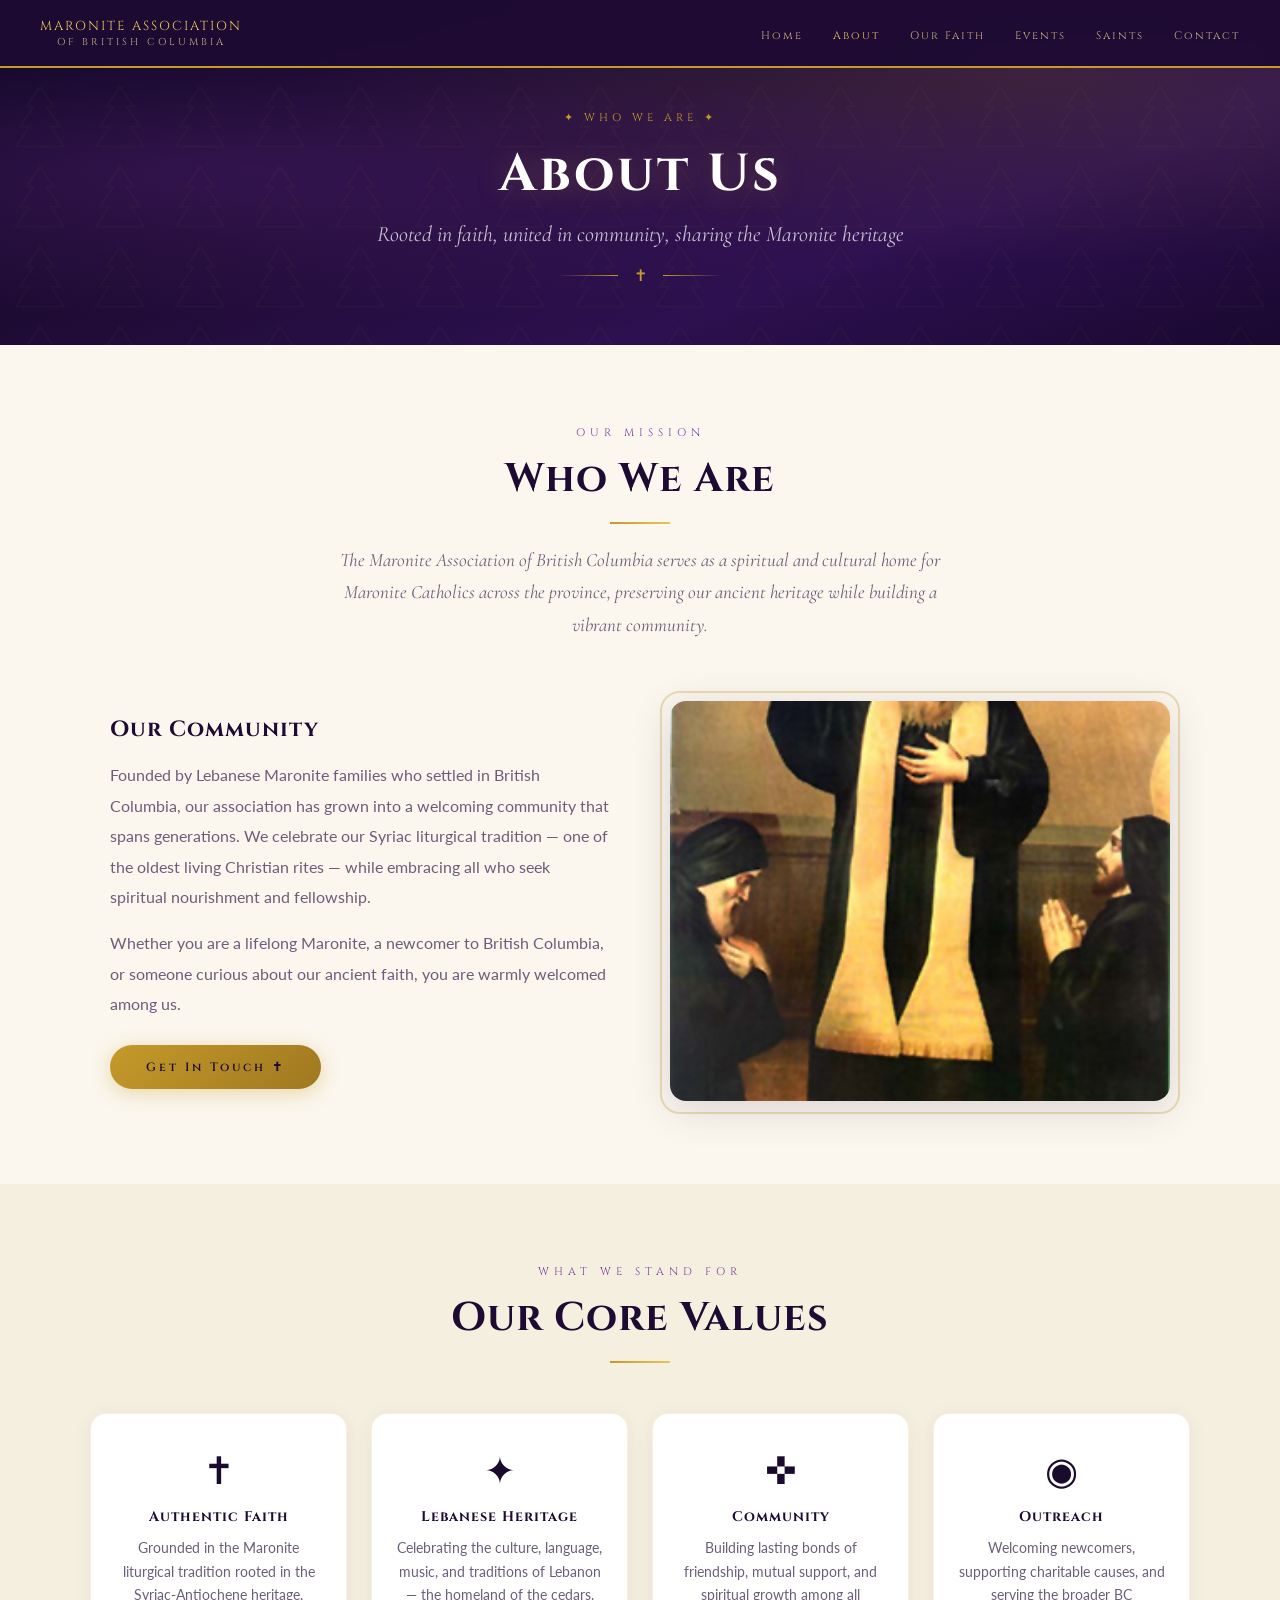
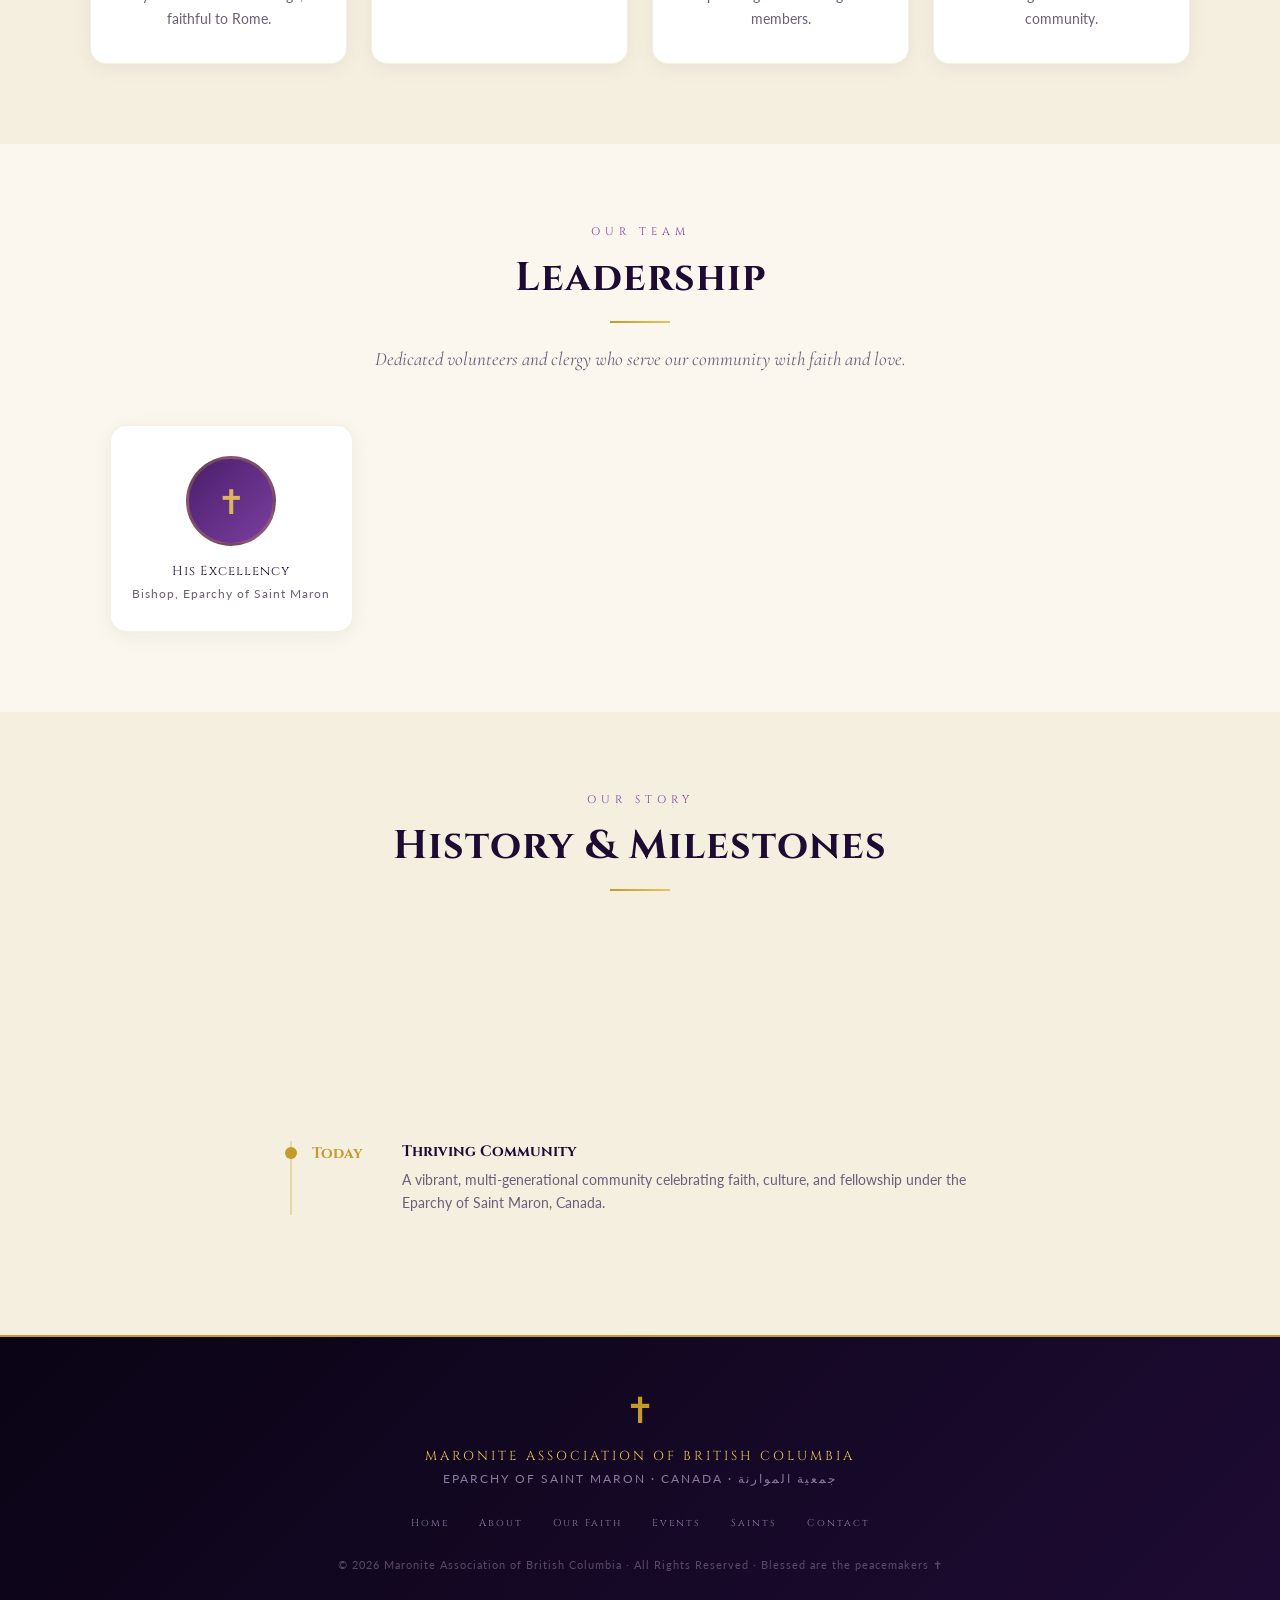
<file: about.html>
<!DOCTYPE html>
<html lang="en">
<head>
<meta charset="UTF-8">
<meta name="viewport" content="width=device-width, initial-scale=1.0">
<title>About — Maronite Association of BC</title>
<link rel="preconnect" href="https://fonts.googleapis.com">
<link href="https://fonts.googleapis.com/css2?family=Cormorant+Garamond:ital,wght@0,400;0,600;0,700;1,400;1,600&family=Cinzel:wght@400;600;700&family=Lato:wght@300;400;700&display=swap" rel="stylesheet">
<link rel="stylesheet" href="style.css">
<style>
  .mission-block {
    display: -webkit-flex;
    display: -webkit-flex; display: flex;
    -webkit-flex-direction: row;
    flex-direction: row;
    gap: 60px;
    align-items: center;
    margin-top: 60px;
    display: grid;
    grid-template-columns: 1fr 1fr;
  }
  .mission-text h3 {
    font-family: 'Cinzel', serif;
    font-size: 22px;
    color: var(--deep);
    margin-bottom: 16px;
    letter-spacing: 1px;
  }
  .mission-text p {
    font-size: 16px;
    line-height: 1.9;
    color: var(--grey);
    margin-bottom: 16px;
  }
  .mission-img-wrap {
    position: relative;
  }
  .mission-img-wrap img {
    width: 100%;
    border-radius: 16px;
    box-shadow: 0 8px 40px rgba(30,11,51,0.15);
  }
  .mission-img-wrap::before {
    content: '';
    position: absolute;
    top: -10px; right: -10px; bottom: -10px; left: -10px;
    border: 2px solid rgba(196,154,42,0.3);
    border-radius: 20px;
    z-index: -1;
  }
  .values-grid {
    display: grid;
    grid-template-columns: repeat(auto-fit, minmax(220px, 1fr));
    gap: 24px;
    margin-top: 50px;
  }
  .value-card {
    background: #fff;
    border-radius: 16px;
    padding: 32px 24px;
    text-align: center;
    border: 1px solid rgba(196,154,42,0.15);
    box-shadow: 0 4px 20px rgba(30,11,51,0.06);
    transition: transform 0.3s, box-shadow 0.3s;
  }
  .value-card:hover {
    transform: translateY(-6px);
    box-shadow: 0 12px 40px rgba(30,11,51,0.12);
  }
  .value-icon { font-size: 38px; margin-bottom: 14px; }
  .value-title {
    font-family: 'Cinzel', serif;
    font-size: 14px;
    color: var(--deep);
    letter-spacing: 1px;
    margin-bottom: 10px;
  }
  .value-text { font-size: 14px; color: var(--grey); line-height: 1.7; }

  .leadership-grid {
    display: grid;
    grid-template-columns: repeat(auto-fit, minmax(200px, 1fr));
    gap: 30px;
    margin-top: 50px;
  }
  .leader-card {
    text-align: center;
    background: #fff;
    border-radius: 16px;
    padding: 30px 20px;
    border: 1px solid rgba(196,154,42,0.15);
    box-shadow: 0 4px 20px rgba(30,11,51,0.06);
  }
  .leader-avatar {
    width: 90px; height: 90px;
    background: linear-gradient(135deg, var(--purple), var(--mid));
    border-radius: 50%;
    margin: 0 auto 16px;
    display: -webkit-flex; display: flex; -webkit-align-items: center; align-items: center; -webkit-justify-content: center; justify-content: center;
    font-size: 34px;
    color: rgba(232,197,90,0.9);
    border: 3px solid rgba(196,154,42,0.3);
  }
  .leader-name {
    font-family: 'Cinzel', serif;
    font-size: 13px;
    color: var(--deep);
    margin-bottom: 6px;
    letter-spacing: 1px;
  }
  .leader-role { font-size: 12px; color: var(--grey); letter-spacing: 1px; }

  .history-timeline { margin-top: 50px; }
  .timeline-item {
    display: -webkit-flex; display: flex;
    gap: 30px;
    margin-bottom: 40px;
    padding-left: 20px;
    border-left: 2px solid rgba(196,154,42,0.3);
    position: relative;
  }
  .timeline-item::before {
    content: '';
    position: absolute;
    left: -7px; top: 6px;
    width: 12px; height: 12px;
    background: var(--gold);
    border-radius: 50%;
  }
  .timeline-year {
    font-family: 'Cinzel', serif;
    font-size: 15px;
    color: var(--gold);
    font-weight: 700;
    min-width: 60px;
    margin-top: 2px;
  }
  .timeline-content h4 {
    font-family: 'Cinzel', serif;
    font-size: 15px;
    color: var(--deep);
    margin-bottom: 6px;
  }
  .timeline-content p { font-size: 14px; color: var(--grey); line-height: 1.7; }

  @media (max-width: 768px) {
    .mission-block { grid-template-columns: 1fr; }
    .values-grid { grid-template-columns: 1fr 1fr; gap: 16px; }
    .leadership-grid { grid-template-columns: 1fr 1fr; gap: 16px; }
    .mission-text h3 { font-size: 18px; }
    .timeline-item { gap: 16px; }
  }
  @media (max-width: 480px) {
    .values-grid { grid-template-columns: 1fr; }
    .leadership-grid { grid-template-columns: 1fr; }
  }
</style>
</head>
<body>

<!-- NAV -->
<nav>
  <div class="nav-logos">
    <div class="nav-title">MARONITE ASSOCIATION<span>OF BRITISH COLUMBIA</span></div>
  </div>
  <button class="hamburger" aria-label="Menu">
    <span></span><span></span><span></span>
  </button>
  <ul class="nav-links">
    <li><a href="index.html">Home</a></li>
    <li><a href="about.html" class="active">About</a></li>
    <li><a href="faith.html">Our Faith</a></li>
    <li><a href="events.html">Events</a></li>
    <li><a href="saints.html">Saints</a></li>
    <li><a href="contact.html">Contact</a></li>
  </ul>
</nav>

<!-- PAGE HERO -->
<div class="page-hero">
  <div class="page-hero-bg"></div>
  <div class="page-hero-pattern"></div>
  <div class="page-hero-content">
    <p class="page-hero-eyebrow">✦ WHO WE ARE ✦</p>
    <h1 class="page-hero-title">About Us</h1>
    <p class="page-hero-sub">Rooted in faith, united in community, sharing the Maronite heritage</p>
    <div class="page-divider"><span>✝</span></div>
  </div>
</div>

<!-- MISSION -->
<div class="content-section">
  <div style="text-align:center;">
    <p class="section-label">OUR MISSION</p>
    <h2 class="section-title">Who We Are</h2>
    <div class="section-rule"></div>
    <p class="section-desc">The Maronite Association of British Columbia serves as a spiritual and cultural home for Maronite Catholics across the province, preserving our ancient heritage while building a vibrant community.</p>
  </div>

  <div class="mission-block">
    <div class="mission-text reveal">
      <h3>Our Community</h3>
      <p>Founded by Lebanese Maronite families who settled in British Columbia, our association has grown into a welcoming community that spans generations. We celebrate our Syriac liturgical tradition — one of the oldest living Christian rites — while embracing all who seek spiritual nourishment and fellowship.</p>
      <p>Whether you are a lifelong Maronite, a newcomer to British Columbia, or someone curious about our ancient faith, you are warmly welcomed among us.</p>
      <a href="contact.html" class="btn-gold" style="margin-top:10px;">Get In Touch ✝</a>
    </div>
    <div class="mission-img-wrap reveal">
      <img src="saint_maron.jpg" alt="Saint Maron" style="max-height:400px;object-fit:cover;">
    </div>
  </div>
</div>

<!-- VALUES -->
<div style="background:var(--offwhite); padding: 80px 20px;">
  <div style="max-width:1100px; margin:0 auto; text-align:center;">
    <p class="section-label">WHAT WE STAND FOR</p>
    <h2 class="section-title">Our Core Values</h2>
    <div class="section-rule"></div>
    <div class="values-grid">
      <div class="value-card reveal">
        <div class="value-icon">✝</div>
        <h3 class="value-title">Authentic Faith</h3>
        <p class="value-text">Grounded in the Maronite liturgical tradition rooted in the Syriac-Antiochene heritage, faithful to Rome.</p>
      </div>
      <div class="value-card reveal">
        <div class="value-icon">✦</div>
        <h3 class="value-title">Lebanese Heritage</h3>
        <p class="value-text">Celebrating the culture, language, music, and traditions of Lebanon — the homeland of the cedars.</p>
      </div>
      <div class="value-card reveal">
        <div class="value-icon">✜</div>
        <h3 class="value-title">Community</h3>
        <p class="value-text">Building lasting bonds of friendship, mutual support, and spiritual growth among all members.</p>
      </div>
      <div class="value-card reveal">
        <div class="value-icon">◉</div>
        <h3 class="value-title">Outreach</h3>
        <p class="value-text">Welcoming newcomers, supporting charitable causes, and serving the broader BC community.</p>
      </div>
    </div>
  </div>
</div>

<!-- LEADERSHIP -->
<div class="content-section">
  <div style="text-align:center;">
    <p class="section-label">OUR TEAM</p>
    <h2 class="section-title">Leadership</h2>
    <div class="section-rule"></div>
    <p class="section-desc">Dedicated volunteers and clergy who serve our community with faith and love.</p>
  </div>
  <div class="leadership-grid">
    <div class="leader-card reveal">
      <div class="leader-avatar">✝</div>
      <p class="leader-name">His Excellency</p>
      <p class="leader-role">Bishop, Eparchy of Saint Maron</p>
    </div>
    <div class="leader-card reveal">
      <div class="leader-avatar">✝</div>
      <p class="leader-name">Association President</p>
      <p class="leader-role">Board of Directors</p>
    </div>
    <div class="leader-card reveal">
      <div class="leader-avatar">✦</div>
      <p class="leader-name">Parish Coordinator</p>
      <p class="leader-role">Programs & Events</p>
    </div>
    <div class="leader-card reveal">
      <div class="leader-avatar">✾</div>
      <p class="leader-name">Cultural Director</p>
      <p class="leader-role">Heritage & Outreach</p>
    </div>
  </div>
</div>

<!-- HISTORY -->
<div style="background:var(--offwhite); padding: 80px 20px;">
  <div style="max-width:1100px; margin:0 auto; text-align:center;">
    <p class="section-label">OUR STORY</p>
    <h2 class="section-title">History &amp; Milestones</h2>
    <div class="section-rule"></div>
    <div class="history-timeline" style="max-width:700px; margin:0 auto; text-align:left;">
      <div class="timeline-item reveal">
        <div class="timeline-year">Early</div>
        <div class="timeline-content">
          <h4>Maronite Families Arrive in BC</h4>
          <p>Lebanese Maronite families begin settling in British Columbia, bringing with them their faith, culture, and traditions.</p>
        </div>
      </div>
      <div class="timeline-item reveal">
        <div class="timeline-year">Growth</div>
        <div class="timeline-content">
          <h4>Association Founded</h4>
          <p>Community leaders establish the Maronite Association of British Columbia to formally serve the growing Maronite diaspora.</p>
        </div>
      </div>
      <div class="timeline-item reveal">
        <div class="timeline-year">Today</div>
        <div class="timeline-content">
          <h4>Thriving Community</h4>
          <p>A vibrant, multi-generational community celebrating faith, culture, and fellowship under the Eparchy of Saint Maron, Canada.</p>
        </div>
      </div>
    </div>
  </div>
</div>

<!-- FOOTER -->
<footer>
  <div class="footer-cross">✝</div>
  <p class="footer-title">MARONITE ASSOCIATION OF BRITISH COLUMBIA</p>
  <p class="footer-sub">EPARCHY OF SAINT MARON · CANADA · جمعية الموارنة</p>
  <ul class="footer-links">
    <li><a href="index.html">Home</a></li>
    <li><a href="about.html">About</a></li>
    <li><a href="faith.html">Our Faith</a></li>
    <li><a href="events.html">Events</a></li>
    <li><a href="saints.html">Saints</a></li>
    <li><a href="contact.html">Contact</a></li>
  </ul>
  <p class="footer-bottom">© 2026 Maronite Association of British Columbia · All Rights Reserved · Blessed are the peacemakers ✝</p>
</footer>

<script src="main.js"></script>
</body>
</html>
</file>
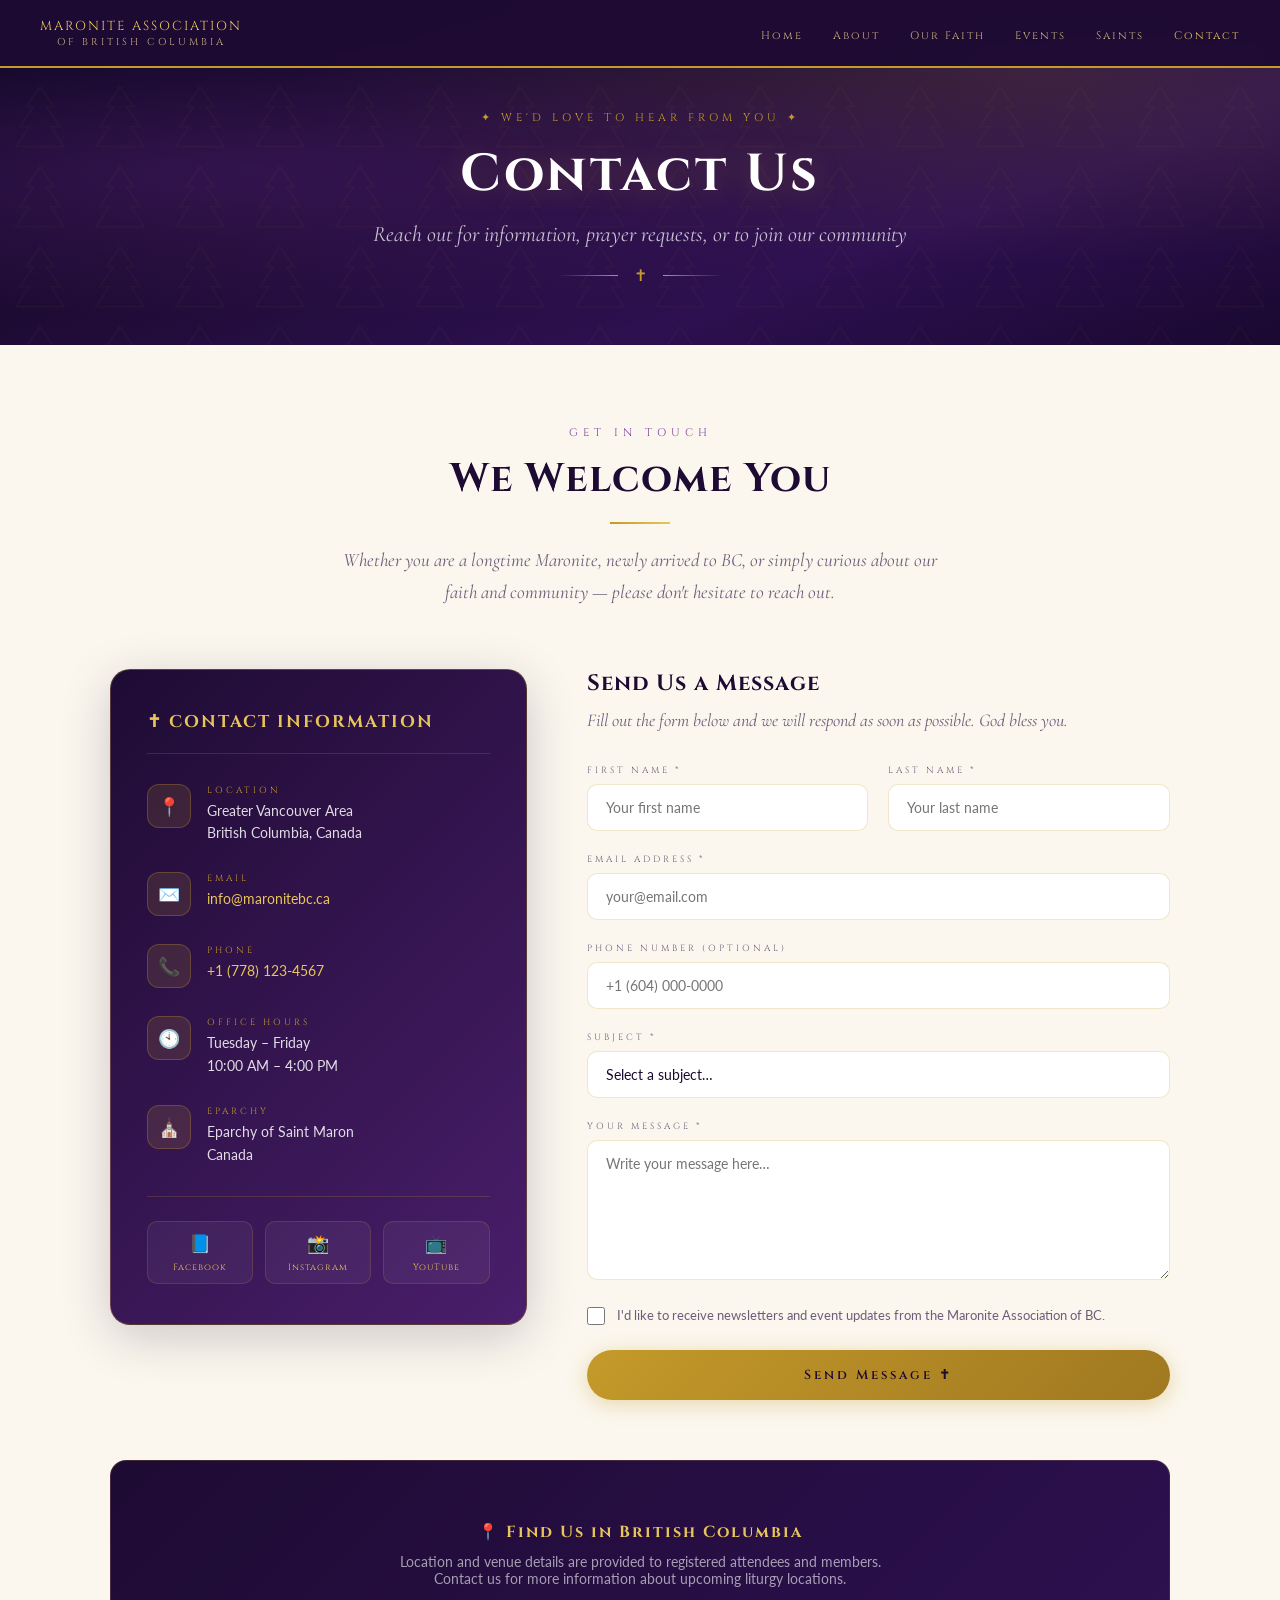
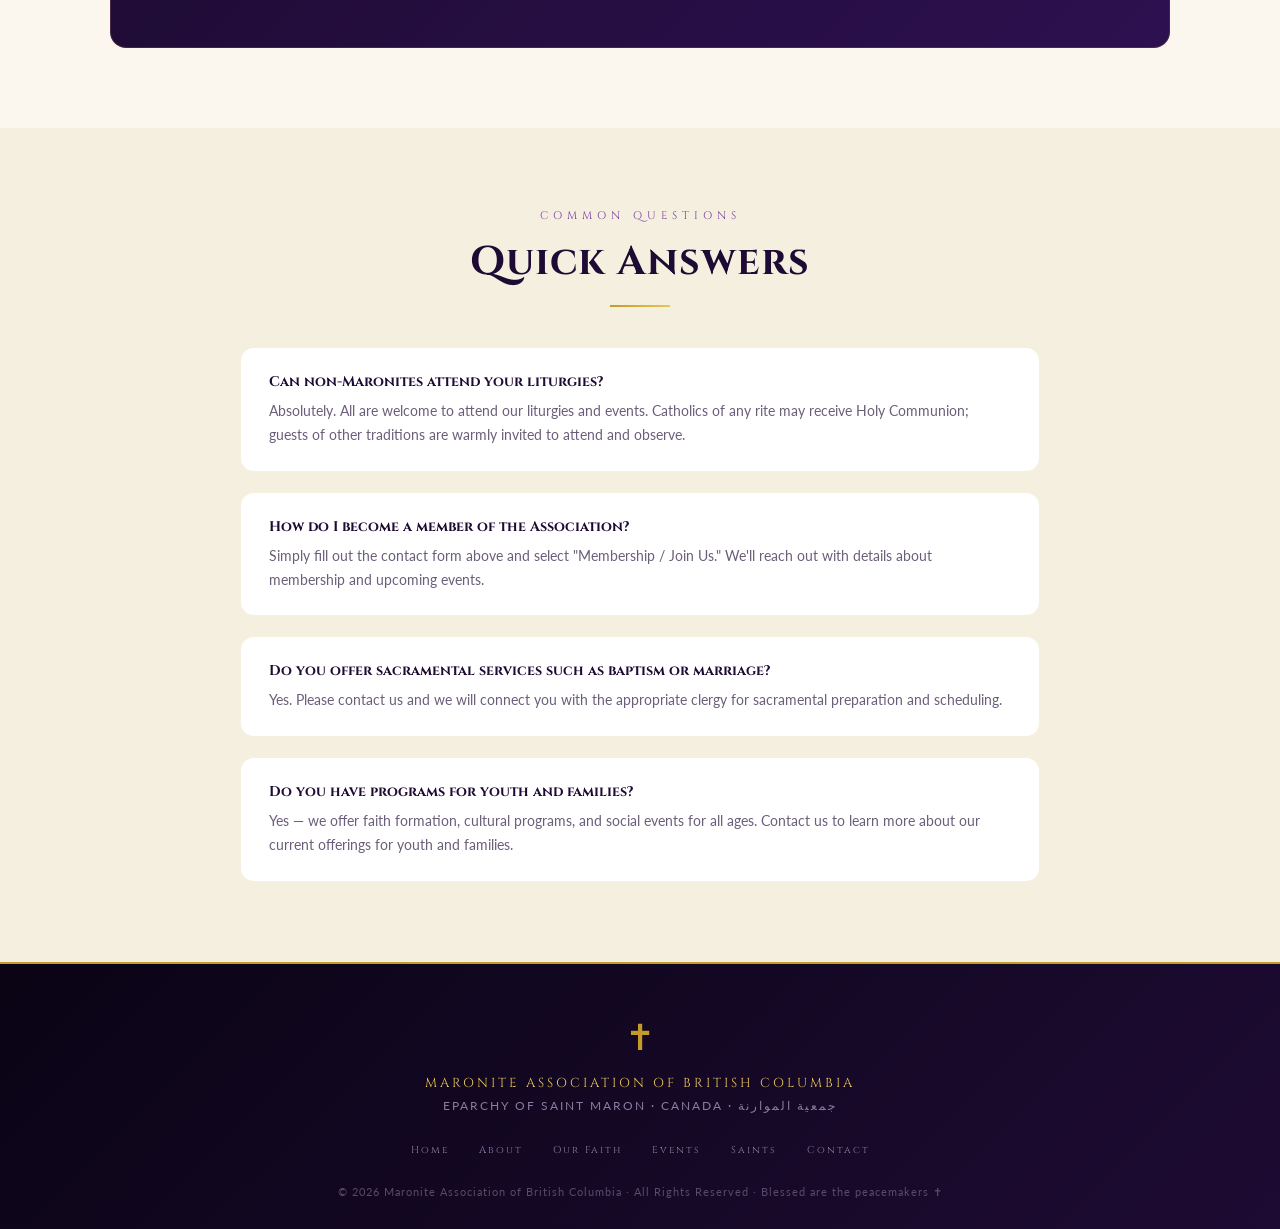
<file: contact.html>
<!DOCTYPE html>
<html lang="en">
<head>
<meta charset="UTF-8">
<meta name="viewport" content="width=device-width, initial-scale=1.0">
<title>Contact — Maronite Association of BC</title>
<link rel="preconnect" href="https://fonts.googleapis.com">
<link href="https://fonts.googleapis.com/css2?family=Cormorant+Garamond:ital,wght@0,400;0,600;0,700;1,400;1,600&family=Cinzel:wght@400;600;700&family=Lato:wght@300;400;700&display=swap" rel="stylesheet">
<link rel="stylesheet" href="style.css">
<style>
  .contact-layout {
    display: grid;
    grid-template-columns: 1fr 1.4fr;
    gap: 60px;
    margin-top: 60px;
    align-items: start;
  }

  /* Info side */
  .contact-info-card {
    background: linear-gradient(135deg, var(--deep), var(--purple));
    border-radius: 20px;
    padding: 40px 36px;
    border: 1px solid rgba(196,154,42,0.3);
    box-shadow: 0 12px 50px rgba(30,11,51,0.2);
    position: sticky;
    top: 90px;
  }
  .contact-info-card h3 {
    font-family: 'Cinzel', serif;
    font-size: 17px;
    color: var(--gold2);
    letter-spacing: 2px;
    margin-bottom: 30px;
    padding-bottom: 20px;
    border-bottom: 1px solid rgba(196,154,42,0.2);
  }
  .contact-item {
    display: flex;
    gap: 16px;
    margin-bottom: 28px;
    align-items: flex-start;
  }
  .contact-icon {
    width: 44px; height: 44px;
    background: rgba(196,154,42,0.15);
    border: 1px solid rgba(196,154,42,0.3);
    border-radius: 12px;
    display: flex; align-items: center; justify-content: center;
    font-size: 18px;
    flex-shrink: 0;
  }
  .contact-item-text {}
  .contact-item-label {
    font-family: 'Cinzel', serif;
    font-size: 9px;
    letter-spacing: 3px;
    color: var(--gold);
    margin-bottom: 4px;
  }
  .contact-item-val {
    font-size: 14px;
    color: rgba(255,255,255,0.85);
    line-height: 1.6;
  }
  .contact-item-val a { color: var(--gold2); text-decoration: none; }
  .contact-item-val a:hover { text-decoration: underline; }

  .social-row {
    display: flex;
    gap: 12px;
    margin-top: 30px;
    padding-top: 24px;
    border-top: 1px solid rgba(196,154,42,0.2);
  }
  .social-btn {
    flex: 1;
    padding: 10px;
    background: rgba(255,255,255,0.05);
    border: 1px solid rgba(196,154,42,0.2);
    border-radius: 10px;
    color: var(--gold2);
    font-family: 'Cinzel', serif;
    font-size: 9px;
    letter-spacing: 1px;
    text-align: center;
    text-decoration: none;
    transition: all 0.3s;
    cursor: pointer;
  }
  .social-btn:hover { background: rgba(196,154,42,0.15); border-color: var(--gold); }
  .social-icon { font-size: 18px; display: block; margin-bottom: 4px; }

  /* Form side */
  .contact-form-wrap {}
  .form-title {
    font-family: 'Cinzel', serif;
    font-size: 22px;
    color: var(--deep);
    margin-bottom: 8px;
    letter-spacing: 1px;
  }
  .form-desc {
    font-family: 'Cormorant Garamond', serif;
    font-size: 18px;
    font-style: italic;
    color: var(--grey);
    margin-bottom: 30px;
    line-height: 1.6;
  }

  .form-row { display: grid; grid-template-columns: 1fr 1fr; gap: 20px; }
  .form-group { margin-bottom: 22px; }
  .form-label {
    font-family: 'Cinzel', serif;
    font-size: 9px;
    letter-spacing: 3px;
    color: var(--grey);
    display: block;
    margin-bottom: 8px;
  }
  .form-input, .form-select, .form-textarea {
    width: 100%;
    padding: 14px 18px;
    background: #fff;
    border: 1px solid rgba(196,154,42,0.25);
    border-radius: 10px;
    font-family: 'Lato', sans-serif;
    font-size: 14px;
    color: var(--text);
    outline: none;
    transition: border-color 0.3s, box-shadow 0.3s;
  }
  .form-input:focus, .form-select:focus, .form-textarea:focus {
    border-color: var(--gold);
    box-shadow: 0 0 0 3px rgba(196,154,42,0.1);
  }
  .form-textarea { resize: vertical; min-height: 140px; }
  .form-select { appearance: none; cursor: pointer; }

  .form-check {
    display: flex;
    align-items: flex-start;
    gap: 12px;
    margin-bottom: 24px;
  }
  .form-check input[type="checkbox"] {
    width: 18px; height: 18px;
    accent-color: var(--gold);
    flex-shrink: 0;
    margin-top: 2px;
    cursor: pointer;
  }
  .form-check label {
    font-size: 13px;
    color: var(--grey);
    line-height: 1.6;
    cursor: pointer;
  }

  .form-submit {
    width: 100%;
    padding: 16px;
    background: linear-gradient(135deg, var(--gold), #A07820);
    color: var(--deep);
    font-family: 'Cinzel', serif;
    font-size: 13px;
    font-weight: 600;
    letter-spacing: 3px;
    border: none;
    border-radius: 40px;
    cursor: pointer;
    transition: all 0.3s;
    box-shadow: 0 4px 20px rgba(196,154,42,0.35);
  }
  .form-submit:hover {
    transform: translateY(-2px);
    box-shadow: 0 8px 30px rgba(196,154,42,0.5);
  }

  .success-msg {
    display: none;
    background: linear-gradient(135deg, var(--deep), var(--purple));
    border: 1px solid rgba(196,154,42,0.3);
    border-radius: 16px;
    padding: 30px;
    text-align: center;
    margin-top: 20px;
  }
  .success-msg .cross { font-size: 36px; color: var(--gold); margin-bottom: 12px; }
  .success-msg h4 { font-family: 'Cinzel', serif; color: var(--gold2); font-size: 16px; margin-bottom: 8px; }
  .success-msg p { font-family: 'Cormorant Garamond', serif; font-size: 17px; font-style: italic; color: rgba(255,255,255,0.8); }
  .success-msg.show { display: block; }

  /* Map placeholder */
  .map-placeholder {
    background: linear-gradient(135deg, var(--deep), #2D1050);
    border-radius: 16px;
    padding: 60px 20px;
    text-align: center;
    border: 1px solid rgba(196,154,42,0.2);
    margin-top: 50px;
  }
  .map-placeholder h3 {
    font-family: 'Cinzel', serif;
    color: var(--gold2);
    font-size: 16px;
    letter-spacing: 2px;
    margin-bottom: 10px;
  }
  .map-placeholder p { color: rgba(255,255,255,0.6); font-size: 14px; }

  @media (max-width: 768px) {
    .contact-layout { grid-template-columns: 1fr; }
    .contact-info-card { position: static; }
    .form-row { grid-template-columns: 1fr; }
  }
</style>
</head>
<body>

<!-- NAV -->
<nav>
  <div class="nav-logos">
    <div class="nav-title">MARONITE ASSOCIATION<span>OF BRITISH COLUMBIA</span></div>
  </div>
  <button class="hamburger" aria-label="Menu">
    <span></span><span></span><span></span>
  </button>
  <ul class="nav-links">
    <li><a href="index.html">Home</a></li>
    <li><a href="about.html">About</a></li>
    <li><a href="faith.html">Our Faith</a></li>
    <li><a href="events.html">Events</a></li>
    <li><a href="saints.html">Saints</a></li>
    <li><a href="contact.html" class="active">Contact</a></li>
  </ul>
</nav>

<!-- PAGE HERO -->
<div class="page-hero">
  <div class="page-hero-bg"></div>
  <div class="page-hero-pattern"></div>
  <div class="page-hero-content">
    <p class="page-hero-eyebrow">✦ WE'D LOVE TO HEAR FROM YOU ✦</p>
    <h1 class="page-hero-title">Contact Us</h1>
    <p class="page-hero-sub">Reach out for information, prayer requests, or to join our community</p>
    <div class="page-divider"><span>✝</span></div>
  </div>
</div>

<!-- CONTACT SECTION -->
<div class="content-section">
  <div style="text-align:center;">
    <p class="section-label">GET IN TOUCH</p>
    <h2 class="section-title">We Welcome You</h2>
    <div class="section-rule"></div>
    <p class="section-desc">Whether you are a longtime Maronite, newly arrived to BC, or simply curious about our faith and community — please don't hesitate to reach out.</p>
  </div>

  <div class="contact-layout">
    <!-- Info card -->
    <div class="contact-info-card reveal">
      <h3>✝ CONTACT INFORMATION</h3>

      <div class="contact-item">
        <div class="contact-icon">📍</div>
        <div class="contact-item-text">
          <p class="contact-item-label">LOCATION</p>
          <p class="contact-item-val">Greater Vancouver Area<br>British Columbia, Canada</p>
        </div>
      </div>

      <div class="contact-item">
        <div class="contact-icon">✉️</div>
        <div class="contact-item-text">
          <p class="contact-item-label">EMAIL</p>
          <p class="contact-item-val"><a href="mailto:info@maronitebc.ca">info@maronitebc.ca</a></p>
        </div>
      </div>

      <div class="contact-item">
        <div class="contact-icon">📞</div>
        <div class="contact-item-text">
          <p class="contact-item-label">PHONE</p>
          <p class="contact-item-val"><a href="tel:+17781234567">+1 (778) 123-4567</a></p>
        </div>
      </div>

      <div class="contact-item">
        <div class="contact-icon">🕙</div>
        <div class="contact-item-text">
          <p class="contact-item-label">OFFICE HOURS</p>
          <p class="contact-item-val">Tuesday – Friday<br>10:00 AM – 4:00 PM</p>
        </div>
      </div>

      <div class="contact-item">
        <div class="contact-icon">⛪</div>
        <div class="contact-item-text">
          <p class="contact-item-label">EPARCHY</p>
          <p class="contact-item-val">Eparchy of Saint Maron<br>Canada</p>
        </div>
      </div>

      <div class="social-row">
        <a class="social-btn" href="#" aria-label="Facebook">
          <span class="social-icon">📘</span>Facebook
        </a>
        <a class="social-btn" href="#" aria-label="Instagram">
          <span class="social-icon">📸</span>Instagram
        </a>
        <a class="social-btn" href="#" aria-label="YouTube">
          <span class="social-icon">📺</span>YouTube
        </a>
      </div>
    </div>

    <!-- Contact form -->
    <div class="reveal">
      <h3 class="form-title">Send Us a Message</h3>
      <p class="form-desc">Fill out the form below and we will respond as soon as possible. God bless you.</p>

      <form id="contactForm" novalidate>
        <div class="form-row">
          <div class="form-group">
            <label class="form-label" for="firstName">FIRST NAME *</label>
            <input class="form-input" type="text" id="firstName" placeholder="Your first name" required>
          </div>
          <div class="form-group">
            <label class="form-label" for="lastName">LAST NAME *</label>
            <input class="form-input" type="text" id="lastName" placeholder="Your last name" required>
          </div>
        </div>

        <div class="form-group">
          <label class="form-label" for="email">EMAIL ADDRESS *</label>
          <input class="form-input" type="email" id="email" placeholder="your@email.com" required>
        </div>

        <div class="form-group">
          <label class="form-label" for="phone">PHONE NUMBER (OPTIONAL)</label>
          <input class="form-input" type="tel" id="phone" placeholder="+1 (604) 000-0000">
        </div>

        <div class="form-group">
          <label class="form-label" for="subject">SUBJECT *</label>
          <select class="form-select" id="subject" required>
            <option value="" disabled selected>Select a subject…</option>
            <option>General Inquiry</option>
            <option>Events & Liturgies</option>
            <option>Membership / Join Us</option>
            <option>Sacramental Preparation</option>
            <option>Prayer Request</option>
            <option>Volunteering</option>
            <option>Donation / Support</option>
            <option>Other</option>
          </select>
        </div>

        <div class="form-group">
          <label class="form-label" for="message">YOUR MESSAGE *</label>
          <textarea class="form-textarea" id="message" placeholder="Write your message here…" required></textarea>
        </div>

        <div class="form-check">
          <input type="checkbox" id="newsletter">
          <label for="newsletter">I'd like to receive newsletters and event updates from the Maronite Association of BC.</label>
        </div>

        <button type="submit" class="form-submit">Send Message ✝</button>
      </form>

      <div class="success-msg" id="successMsg">
        <div class="cross">✝</div>
        <h4>Message Received — God Bless You!</h4>
        <p>Thank you for reaching out. We will be in touch with you as soon as possible. May Saint Maron intercede for you and your intentions.</p>
      </div>
    </div>
  </div>

  <!-- Map placeholder -->
  <div class="map-placeholder reveal" style="margin-top:60px;">
    <h3>📍 Find Us in British Columbia</h3>
    <p>Location and venue details are provided to registered attendees and members.<br>Contact us for more information about upcoming liturgy locations.</p>
  </div>
</div>

<!-- FAQ quick -->
<div style="background:var(--offwhite); padding: 80px 20px;">
  <div style="max-width:800px; margin:0 auto; text-align:center;">
    <p class="section-label">COMMON QUESTIONS</p>
    <h2 class="section-title">Quick Answers</h2>
    <div class="section-rule"></div>
    <div style="margin-top:40px; text-align:left; display:flex; flex-direction:column; gap:20px;">
      <div style="background:#fff; border-radius:14px; padding:24px 28px; border:1px solid rgba(196,154,42,0.15);" class="reveal">
        <h4 style="font-family:'Cinzel',serif; font-size:14px; color:var(--deep); margin-bottom:8px;">Can non-Maronites attend your liturgies?</h4>
        <p style="font-size:14px; color:var(--grey); line-height:1.7;">Absolutely. All are welcome to attend our liturgies and events. Catholics of any rite may receive Holy Communion; guests of other traditions are warmly invited to attend and observe.</p>
      </div>
      <div style="background:#fff; border-radius:14px; padding:24px 28px; border:1px solid rgba(196,154,42,0.15);" class="reveal">
        <h4 style="font-family:'Cinzel',serif; font-size:14px; color:var(--deep); margin-bottom:8px;">How do I become a member of the Association?</h4>
        <p style="font-size:14px; color:var(--grey); line-height:1.7;">Simply fill out the contact form above and select "Membership / Join Us." We'll reach out with details about membership and upcoming events.</p>
      </div>
      <div style="background:#fff; border-radius:14px; padding:24px 28px; border:1px solid rgba(196,154,42,0.15);" class="reveal">
        <h4 style="font-family:'Cinzel',serif; font-size:14px; color:var(--deep); margin-bottom:8px;">Do you offer sacramental services such as baptism or marriage?</h4>
        <p style="font-size:14px; color:var(--grey); line-height:1.7;">Yes. Please contact us and we will connect you with the appropriate clergy for sacramental preparation and scheduling.</p>
      </div>
      <div style="background:#fff; border-radius:14px; padding:24px 28px; border:1px solid rgba(196,154,42,0.15);" class="reveal">
        <h4 style="font-family:'Cinzel',serif; font-size:14px; color:var(--deep); margin-bottom:8px;">Do you have programs for youth and families?</h4>
        <p style="font-size:14px; color:var(--grey); line-height:1.7;">Yes — we offer faith formation, cultural programs, and social events for all ages. Contact us to learn more about our current offerings for youth and families.</p>
      </div>
    </div>
  </div>
</div>

<!-- FOOTER -->
<footer>
  <div class="footer-cross">✝</div>
  <p class="footer-title">MARONITE ASSOCIATION OF BRITISH COLUMBIA</p>
  <p class="footer-sub">EPARCHY OF SAINT MARON · CANADA · جمعية الموارنة</p>
  <ul class="footer-links">
    <li><a href="index.html">Home</a></li>
    <li><a href="about.html">About</a></li>
    <li><a href="faith.html">Our Faith</a></li>
    <li><a href="events.html">Events</a></li>
    <li><a href="saints.html">Saints</a></li>
    <li><a href="contact.html">Contact</a></li>
  </ul>
  <p class="footer-bottom">© 2026 Maronite Association of British Columbia · All Rights Reserved · Blessed are the peacemakers ✝</p>
</footer>

<script src="main.js"></script>
<script>
  document.getElementById('contactForm').addEventListener('submit', function(e) {
    e.preventDefault();
    this.style.display = 'none';
    document.getElementById('successMsg').classList.add('show');
  });
</script>
</body>
</html>
</file>
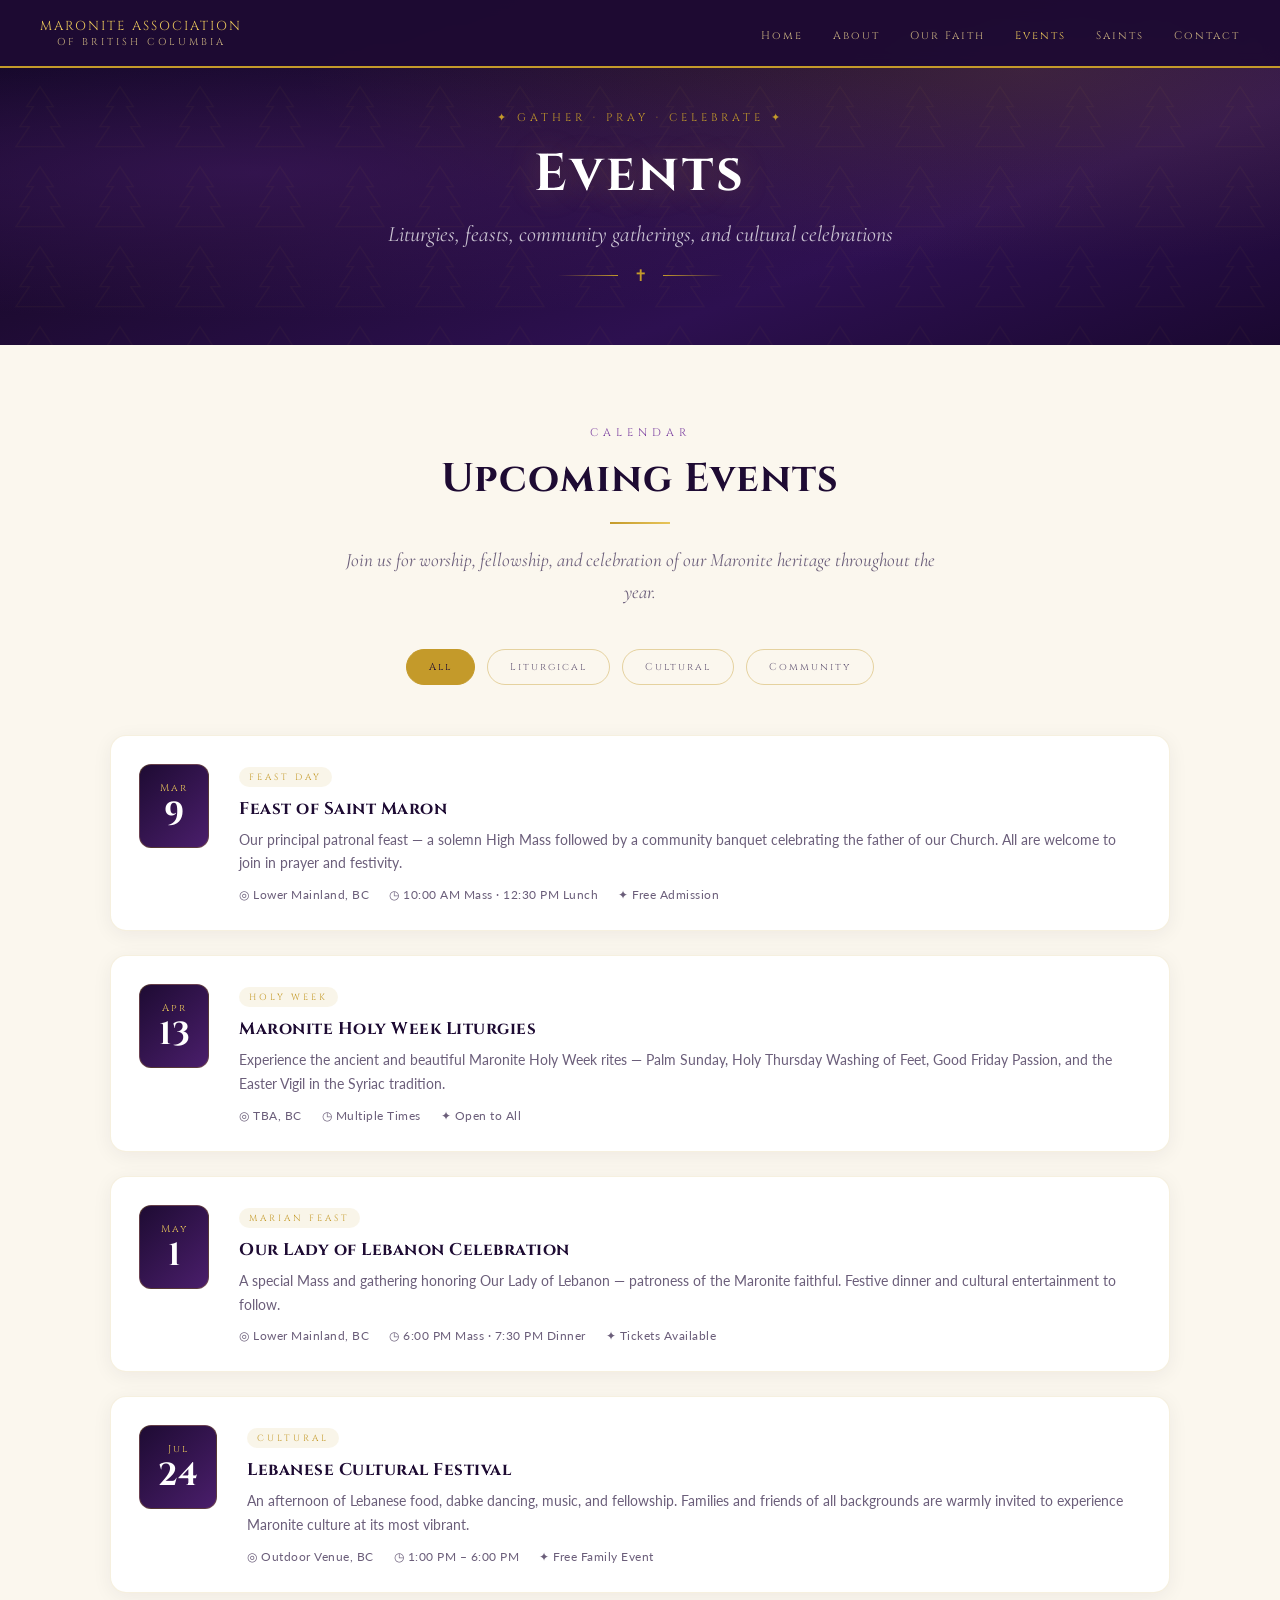
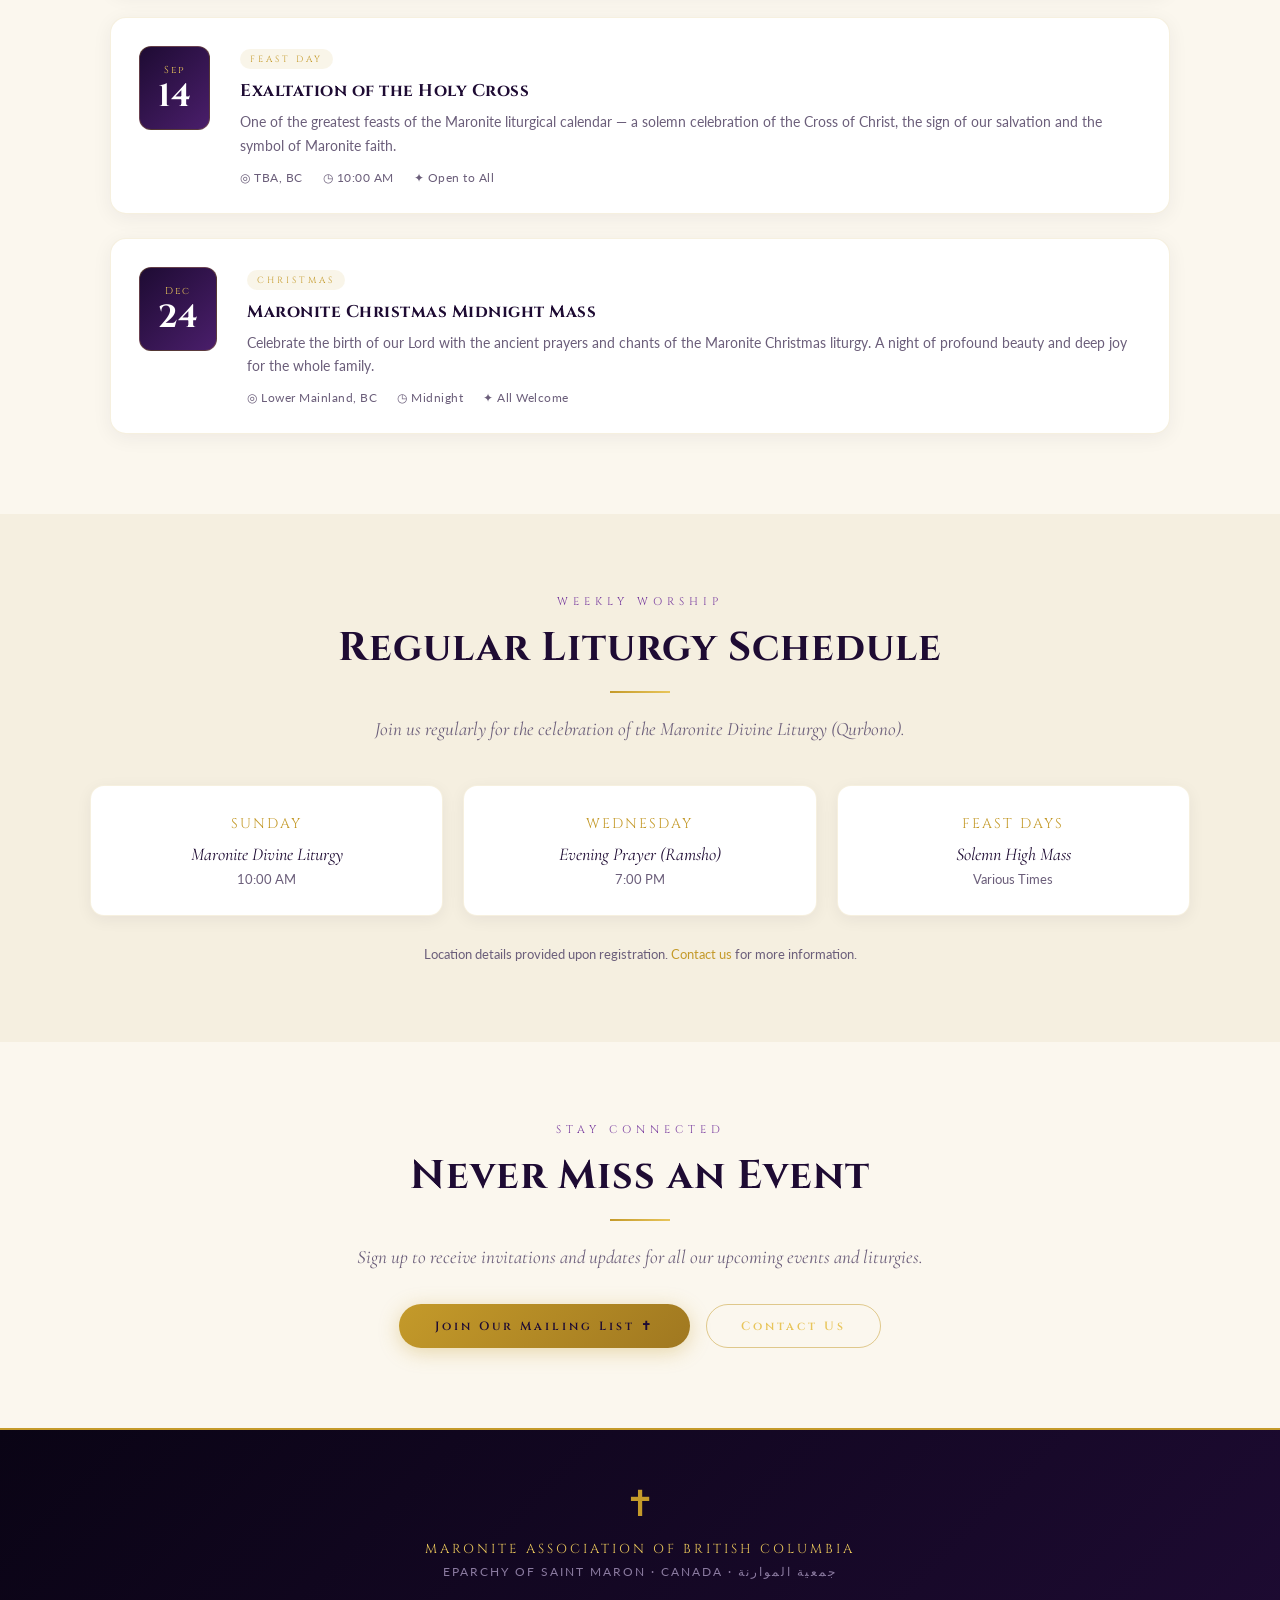
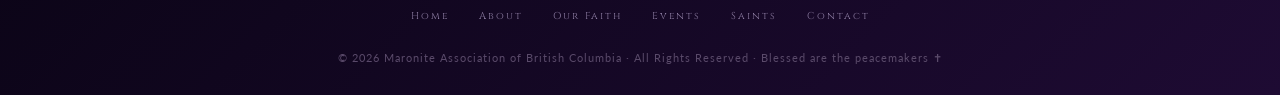
<file: events.html>
<!DOCTYPE html>
<html lang="en">
<head>
<meta charset="UTF-8">
<meta name="viewport" content="width=device-width, initial-scale=1.0">
<title>Events — Maronite Association of BC</title>
<link rel="preconnect" href="https://fonts.googleapis.com">
<link href="https://fonts.googleapis.com/css2?family=Cormorant+Garamond:ital,wght@0,400;0,600;0,700;1,400;1,600&family=Cinzel:wght@400;600;700&family=Lato:wght@300;400;700&display=swap" rel="stylesheet">
<link rel="stylesheet" href="style.css">
<style>
  /* Filter tabs */
  .filter-bar {
    display: -webkit-flex; display: flex;
    gap: 12px;
    justify-content: center;
    flex-wrap: wrap;
    margin: 40px 0 0;
  }
  .filter-btn {
    font-family: 'Cinzel', serif;
    font-size: 10px;
    letter-spacing: 2px;
    padding: 10px 22px;
    border-radius: 30px;
    border: 1px solid rgba(196,154,42,0.4);
    background: transparent;
    color: var(--grey);
    cursor: pointer;
    transition: all 0.3s;
  }
  .filter-btn.active, .filter-btn:hover {
    background: var(--gold);
    color: var(--deep);
    border-color: var(--gold);
  }

  /* Event cards */
  .events-list {
    display: -webkit-flex; display: flex;
    flex-direction: column;
    gap: 24px;
    margin-top: 50px;
  }
  .event-card {
    display: -webkit-flex; display: flex;
    gap: 30px;
    background: #fff;
    border-radius: 16px;
    padding: 28px;
    border: 1px solid rgba(196,154,42,0.15);
    box-shadow: 0 4px 20px rgba(30,11,51,0.06);
    transition: transform 0.3s, box-shadow 0.3s;
    align-items: flex-start;
  }
  .event-card:hover {
    transform: translateX(6px);
    box-shadow: 0 8px 30px rgba(30,11,51,0.12);
  }
  .event-date {
    background: linear-gradient(135deg, var(--deep), var(--purple));
    border-radius: 12px;
    padding: 16px 18px;
    text-align: center;
    min-width: 70px;
    border: 1px solid rgba(196,154,42,0.3);
    flex-shrink: 0;
  }
  .event-date .month {
    display: block;
    font-family: 'Cinzel', serif;
    font-size: 10px;
    letter-spacing: 2px;
    color: var(--gold2);
    margin-bottom: 4px;
  }
  .event-date .day {
    display: block;
    font-family: 'Cinzel', serif;
    font-size: 32px;
    font-weight: 700;
    color: #fff;
    line-height: 1;
  }
  .event-info { flex: 1; }
  .event-tag {
    font-family: 'Cinzel', serif;
    font-size: 9px;
    letter-spacing: 3px;
    color: var(--gold);
    background: rgba(196,154,42,0.1);
    padding: 4px 10px;
    border-radius: 20px;
    display: inline-block;
    margin-bottom: 10px;
  }
  .event-info h3 {
    font-family: 'Cinzel', serif;
    font-size: 17px;
    color: var(--deep);
    margin-bottom: 8px;
    letter-spacing: 0.5px;
  }
  .event-info p {
    font-size: 14px;
    color: var(--grey);
    line-height: 1.7;
    margin-bottom: 12px;
  }
  .event-meta {
    display: -webkit-flex; display: flex;
    gap: 20px;
    flex-wrap: wrap;
    font-size: 12px;
    color: var(--grey);
    letter-spacing: 0.5px;
  }
  .event-meta span { display: -webkit-flex; display: flex; -webkit-align-items: center; align-items: center; gap: 6px; }

  /* Recurring liturgy schedule */
  .schedule-grid {
    display: grid;
    grid-template-columns: repeat(auto-fit, minmax(200px, 1fr));
    gap: 20px;
    margin-top: 40px;
  }
  .schedule-card {
    background: #fff;
    border-radius: 14px;
    padding: 28px 22px;
    text-align: center;
    border: 1px solid rgba(196,154,42,0.15);
    box-shadow: 0 4px 16px rgba(30,11,51,0.06);
  }
  .schedule-day {
    font-family: 'Cinzel', serif;
    font-size: 14px;
    color: var(--gold);
    letter-spacing: 2px;
    margin-bottom: 10px;
  }
  .schedule-service {
    font-family: 'Cormorant Garamond', serif;
    font-size: 18px;
    font-style: italic;
    color: var(--deep);
    margin-bottom: 6px;
  }
  .schedule-time { font-size: 13px; color: var(--grey); }

  @media (max-width: 600px) {
    .event-card { flex-direction: column; }
    .event-date { align-self: flex-start; }
    .filter-bar { gap: 8px; }
    .filter-btn { font-size: 9px; padding: 8px 16px; }
    .schedule-grid { grid-template-columns: 1fr; }
    .event-info h3 { font-size: 15px; }
    .event-meta { gap: 10px; }
  }
</style>
</head>
<body>

<!-- NAV -->
<nav>
  <div class="nav-logos">
    <div class="nav-title">MARONITE ASSOCIATION<span>OF BRITISH COLUMBIA</span></div>
  </div>
  <button class="hamburger" aria-label="Menu">
    <span></span><span></span><span></span>
  </button>
  <ul class="nav-links">
    <li><a href="index.html">Home</a></li>
    <li><a href="about.html">About</a></li>
    <li><a href="faith.html">Our Faith</a></li>
    <li><a href="events.html" class="active">Events</a></li>
    <li><a href="saints.html">Saints</a></li>
    <li><a href="contact.html">Contact</a></li>
  </ul>
</nav>

<!-- PAGE HERO -->
<div class="page-hero">
  <div class="page-hero-bg"></div>
  <div class="page-hero-pattern"></div>
  <div class="page-hero-content">
    <p class="page-hero-eyebrow">✦ GATHER · PRAY · CELEBRATE ✦</p>
    <h1 class="page-hero-title">Events</h1>
    <p class="page-hero-sub">Liturgies, feasts, community gatherings, and cultural celebrations</p>
    <div class="page-divider"><span>✝</span></div>
  </div>
</div>

<!-- UPCOMING EVENTS -->
<div class="content-section">
  <div style="text-align:center;">
    <p class="section-label">CALENDAR</p>
    <h2 class="section-title">Upcoming Events</h2>
    <div class="section-rule"></div>
    <p class="section-desc">Join us for worship, fellowship, and celebration of our Maronite heritage throughout the year.</p>

    <div class="filter-bar">
      <button class="filter-btn active">All</button>
      <button class="filter-btn">Liturgical</button>
      <button class="filter-btn">Cultural</button>
      <button class="filter-btn">Community</button>
    </div>
  </div>

  <div class="events-list">
    <div class="event-card reveal">
      <div class="event-date">
        <span class="month">Mar</span>
        <span class="day">9</span>
      </div>
      <div class="event-info">
        <span class="event-tag">FEAST DAY</span>
        <h3>Feast of Saint Maron</h3>
        <p>Our principal patronal feast — a solemn High Mass followed by a community banquet celebrating the father of our Church. All are welcome to join in prayer and festivity.</p>
        <div class="event-meta">
          <span>◎ Lower Mainland, BC</span>
          <span>◷ 10:00 AM Mass · 12:30 PM Lunch</span>
          <span>✦ Free Admission</span>
        </div>
      </div>
    </div>

    <div class="event-card reveal">
      <div class="event-date">
        <span class="month">Apr</span>
        <span class="day">13</span>
      </div>
      <div class="event-info">
        <span class="event-tag">HOLY WEEK</span>
        <h3>Maronite Holy Week Liturgies</h3>
        <p>Experience the ancient and beautiful Maronite Holy Week rites — Palm Sunday, Holy Thursday Washing of Feet, Good Friday Passion, and the Easter Vigil in the Syriac tradition.</p>
        <div class="event-meta">
          <span>◎ TBA, BC</span>
          <span>◷ Multiple Times</span>
          <span>✦ Open to All</span>
        </div>
      </div>
    </div>

    <div class="event-card reveal">
      <div class="event-date">
        <span class="month">May</span>
        <span class="day">1</span>
      </div>
      <div class="event-info">
        <span class="event-tag">MARIAN FEAST</span>
        <h3>Our Lady of Lebanon Celebration</h3>
        <p>A special Mass and gathering honoring Our Lady of Lebanon — patroness of the Maronite faithful. Festive dinner and cultural entertainment to follow.</p>
        <div class="event-meta">
          <span>◎ Lower Mainland, BC</span>
          <span>◷ 6:00 PM Mass · 7:30 PM Dinner</span>
          <span>✦ Tickets Available</span>
        </div>
      </div>
    </div>

    <div class="event-card reveal">
      <div class="event-date">
        <span class="month">Jul</span>
        <span class="day">24</span>
      </div>
      <div class="event-info">
        <span class="event-tag">CULTURAL</span>
        <h3>Lebanese Cultural Festival</h3>
        <p>An afternoon of Lebanese food, dabke dancing, music, and fellowship. Families and friends of all backgrounds are warmly invited to experience Maronite culture at its most vibrant.</p>
        <div class="event-meta">
          <span>◎ Outdoor Venue, BC</span>
          <span>◷ 1:00 PM – 6:00 PM</span>
          <span>✦ Free Family Event</span>
        </div>
      </div>
    </div>

    <div class="event-card reveal">
      <div class="event-date">
        <span class="month">Sep</span>
        <span class="day">14</span>
      </div>
      <div class="event-info">
        <span class="event-tag">FEAST DAY</span>
        <h3>Exaltation of the Holy Cross</h3>
        <p>One of the greatest feasts of the Maronite liturgical calendar — a solemn celebration of the Cross of Christ, the sign of our salvation and the symbol of Maronite faith.</p>
        <div class="event-meta">
          <span>◎ TBA, BC</span>
          <span>◷ 10:00 AM</span>
          <span>✦ Open to All</span>
        </div>
      </div>
    </div>

    <div class="event-card reveal">
      <div class="event-date">
        <span class="month">Dec</span>
        <span class="day">24</span>
      </div>
      <div class="event-info">
        <span class="event-tag">CHRISTMAS</span>
        <h3>Maronite Christmas Midnight Mass</h3>
        <p>Celebrate the birth of our Lord with the ancient prayers and chants of the Maronite Christmas liturgy. A night of profound beauty and deep joy for the whole family.</p>
        <div class="event-meta">
          <span>◎ Lower Mainland, BC</span>
          <span>◷ Midnight</span>
          <span>✦ All Welcome</span>
        </div>
      </div>
    </div>
  </div>
</div>

<!-- REGULAR LITURGY SCHEDULE -->
<div style="background:var(--offwhite); padding: 80px 20px;">
  <div style="max-width:1100px; margin:0 auto; text-align:center;">
    <p class="section-label">WEEKLY WORSHIP</p>
    <h2 class="section-title">Regular Liturgy Schedule</h2>
    <div class="section-rule"></div>
    <p class="section-desc">Join us regularly for the celebration of the Maronite Divine Liturgy (Qurbono).</p>
    <div class="schedule-grid" style="margin-top:40px;">
      <div class="schedule-card reveal">
        <div class="schedule-day">SUNDAY</div>
        <div class="schedule-service">Maronite Divine Liturgy</div>
        <div class="schedule-time">10:00 AM</div>
      </div>
      <div class="schedule-card reveal">
        <div class="schedule-day">WEDNESDAY</div>
        <div class="schedule-service">Evening Prayer (Ramsho)</div>
        <div class="schedule-time">7:00 PM</div>
      </div>
      <div class="schedule-card reveal">
        <div class="schedule-day">FEAST DAYS</div>
        <div class="schedule-service">Solemn High Mass</div>
        <div class="schedule-time">Various Times</div>
      </div>
    </div>
    <p style="margin-top:30px; font-size:13px; color:var(--grey);">Location details provided upon registration. <a href="contact.html" style="color:var(--gold); text-decoration:none;">Contact us</a> for more information.</p>
  </div>
</div>

<!-- CTA -->
<div class="content-section" style="text-align:center;">
  <p class="section-label">STAY CONNECTED</p>
  <h2 class="section-title">Never Miss an Event</h2>
  <div class="section-rule"></div>
  <p class="section-desc">Sign up to receive invitations and updates for all our upcoming events and liturgies.</p>
  <div style="margin-top:30px; display:flex; gap:16px; justify-content:center; flex-wrap:wrap;">
    <a href="contact.html" class="btn-gold">Join Our Mailing List ✝</a>
    <a href="contact.html" class="btn-outline">Contact Us</a>
  </div>
</div>

<!-- FOOTER -->
<footer>
  <div class="footer-cross">✝</div>
  <p class="footer-title">MARONITE ASSOCIATION OF BRITISH COLUMBIA</p>
  <p class="footer-sub">EPARCHY OF SAINT MARON · CANADA · جمعية الموارنة</p>
  <ul class="footer-links">
    <li><a href="index.html">Home</a></li>
    <li><a href="about.html">About</a></li>
    <li><a href="faith.html">Our Faith</a></li>
    <li><a href="events.html">Events</a></li>
    <li><a href="saints.html">Saints</a></li>
    <li><a href="contact.html">Contact</a></li>
  </ul>
  <p class="footer-bottom">© 2026 Maronite Association of British Columbia · All Rights Reserved · Blessed are the peacemakers ✝</p>
</footer>

<script src="main.js"></script>
<script>
  // Filter buttons
  const filterBtns = document.querySelectorAll('.filter-btn');
  filterBtns.forEach(btn => {
    btn.addEventListener('click', () => {
      filterBtns.forEach(b => b.classList.remove('active'));
      btn.classList.add('active');
    });
  });
</script>
</body>
</html>
</file>
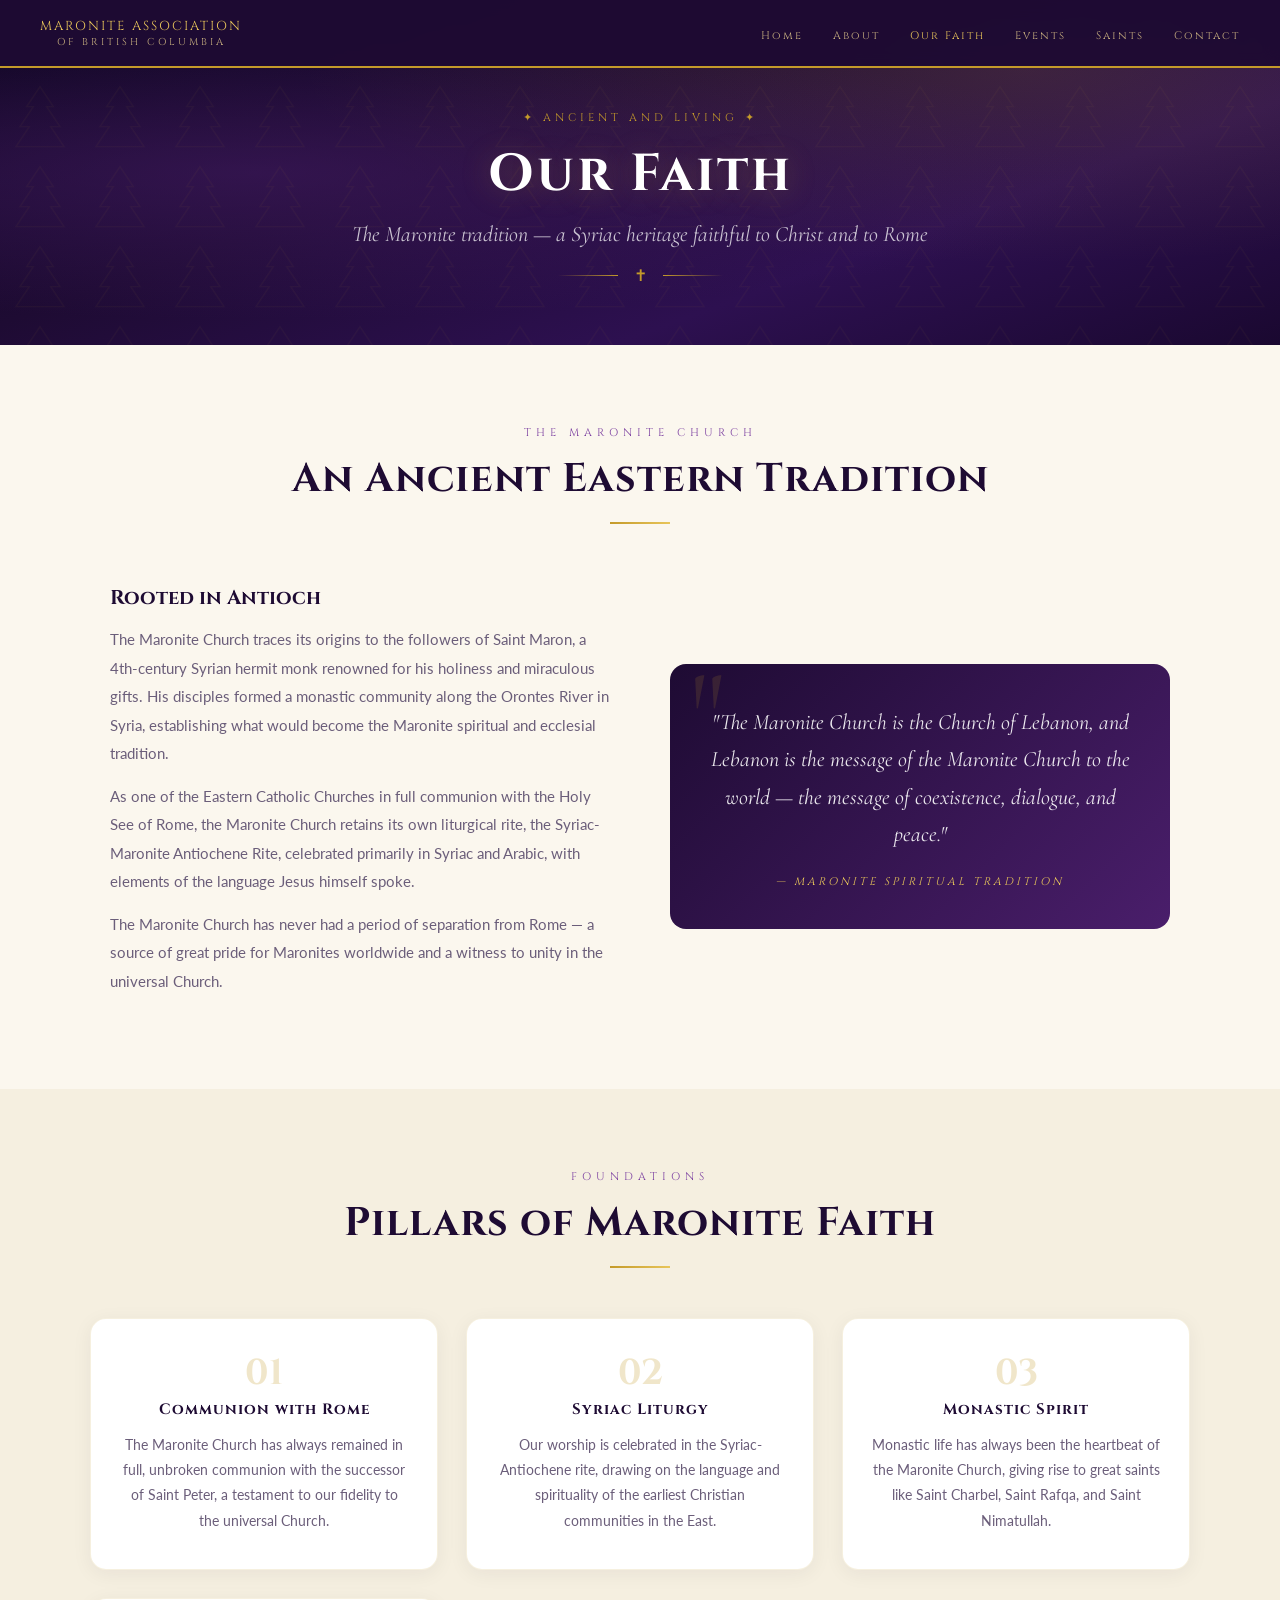
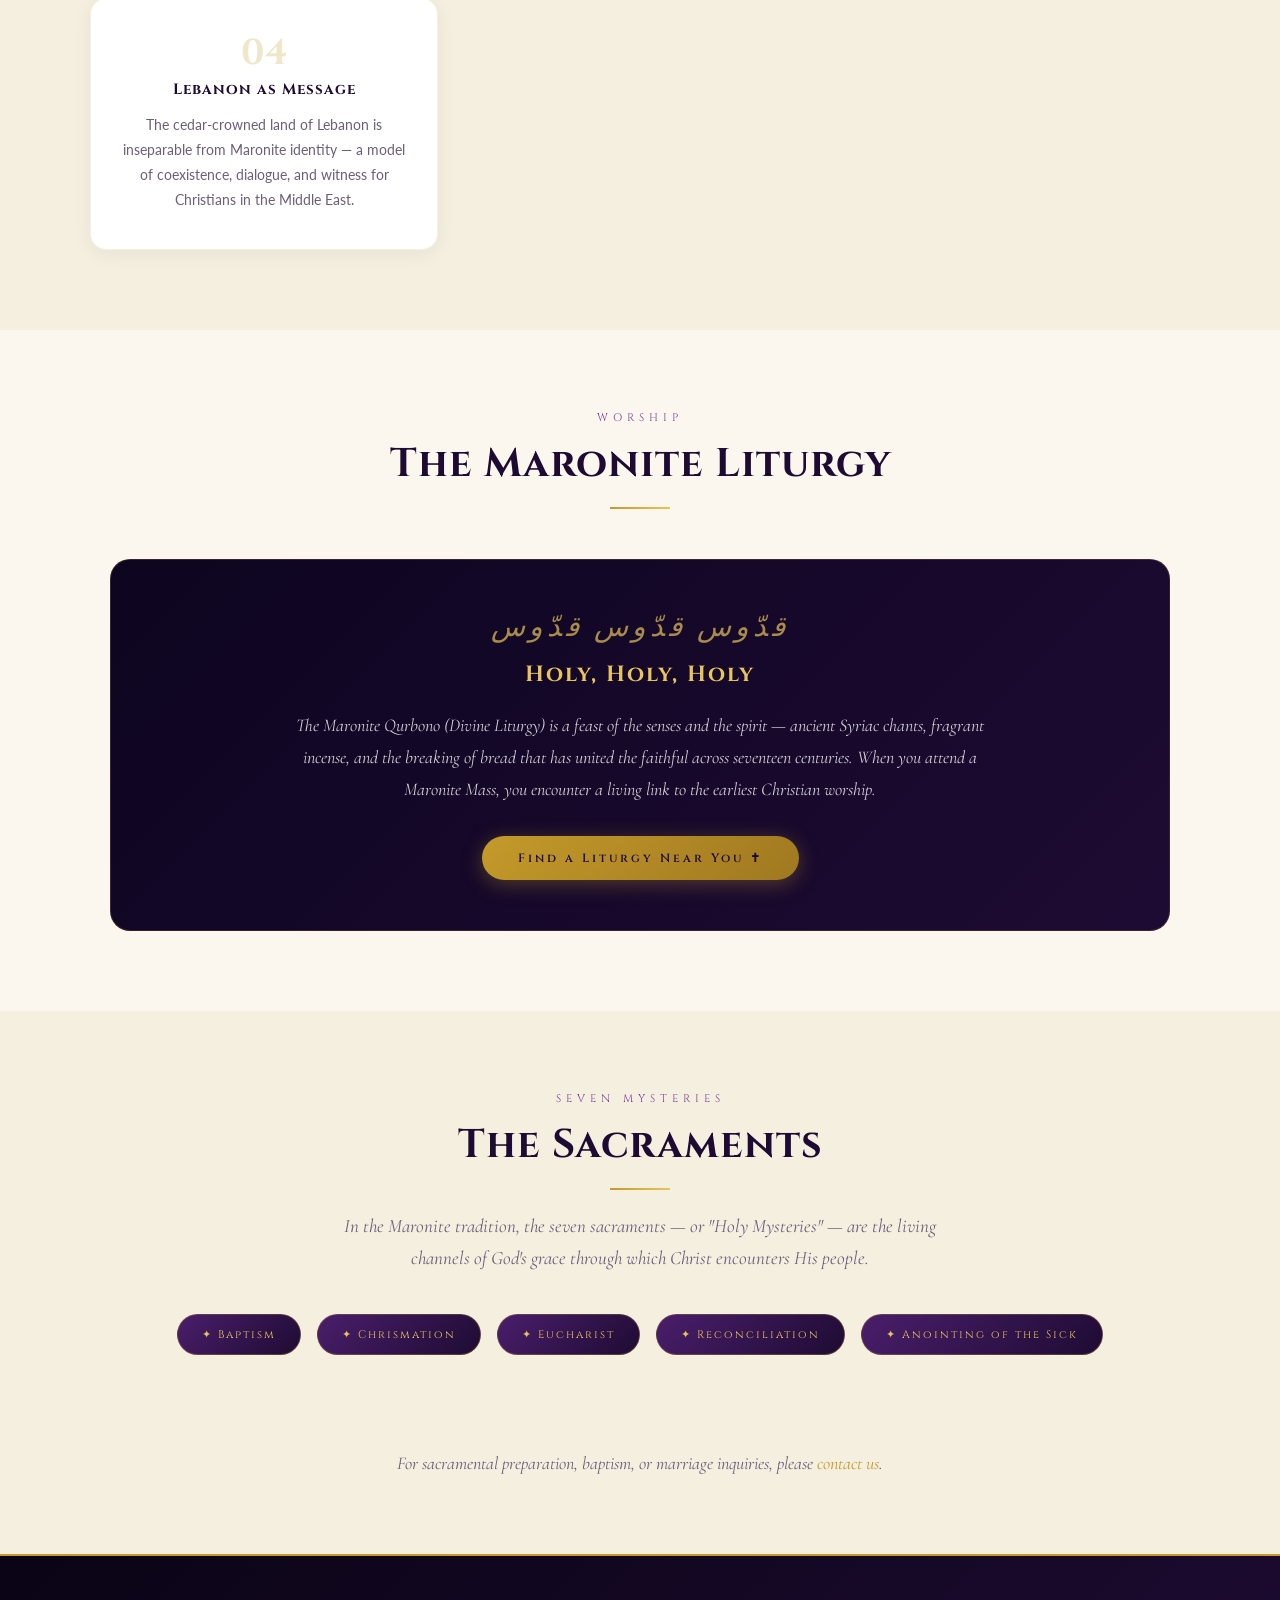
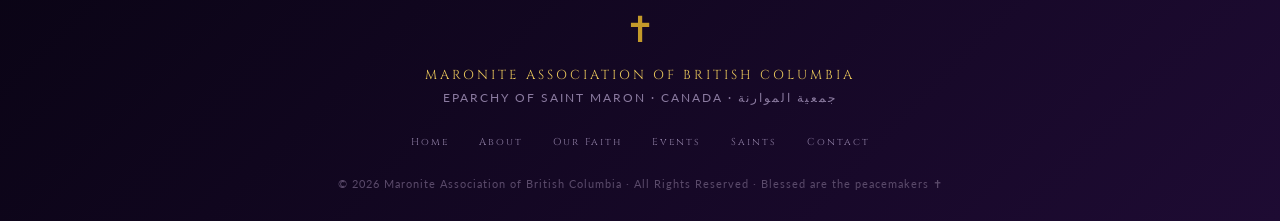
<file: faith.html>
<!DOCTYPE html>
<html lang="en">
<head>
<meta charset="UTF-8">
<meta name="viewport" content="width=device-width, initial-scale=1.0">
<title>Our Faith — Maronite Association of BC</title>
<link rel="preconnect" href="https://fonts.googleapis.com">
<link href="https://fonts.googleapis.com/css2?family=Cormorant+Garamond:ital,wght@0,400;0,600;0,700;1,400;1,600&family=Cinzel:wght@400;600;700&family=Lato:wght@300;400;700&display=swap" rel="stylesheet">
<link rel="stylesheet" href="style.css">
<style>
  .faith-intro {
    display: grid;
    grid-template-columns: 1fr 1fr;
    gap: 60px;
    align-items: center;
    margin-top: 60px;
  }
  .faith-intro-text h3 {
    font-family: 'Cinzel', serif;
    font-size: 20px;
    color: var(--deep);
    margin-bottom: 14px;
  }
  .faith-intro-text p {
    font-size: 15px;
    line-height: 1.9;
    color: var(--grey);
    margin-bottom: 14px;
  }
  .quote-block {
    background: linear-gradient(135deg, var(--deep), var(--purple));
    border-radius: 16px;
    padding: 40px;
    text-align: center;
    position: relative;
    overflow: hidden;
  }
  .quote-block::before {
    content: '"';
    position: absolute;
    top: -10px; left: 20px;
    font-size: 120px;
    color: rgba(196,154,42,0.15);
    font-family: 'Cormorant Garamond', serif;
    line-height: 1;
  }
  .quote-block blockquote {
    font-family: 'Cormorant Garamond', serif;
    font-size: 22px;
    font-style: italic;
    color: rgba(255,255,255,0.9);
    line-height: 1.7;
    position: relative;
    z-index: 1;
    margin-bottom: 16px;
  }
  .quote-block cite {
    font-family: 'Cinzel', serif;
    font-size: 11px;
    letter-spacing: 3px;
    color: var(--gold2);
  }

  .pillars-grid {
    display: grid;
    grid-template-columns: repeat(auto-fit, minmax(260px, 1fr));
    gap: 28px;
    margin-top: 50px;
  }
  .pillar-card {
    background: #fff;
    border-radius: 16px;
    padding: 36px 28px;
    border: 1px solid rgba(196,154,42,0.15);
    box-shadow: 0 4px 20px rgba(30,11,51,0.06);
    transition: transform 0.3s, box-shadow 0.3s;
  }
  .pillar-card:hover {
    transform: translateY(-6px);
    box-shadow: 0 12px 40px rgba(30,11,51,0.12);
  }
  .pillar-num {
    font-family: 'Cinzel', serif;
    font-size: 36px;
    color: rgba(196,154,42,0.25);
    font-weight: 700;
    line-height: 1;
    margin-bottom: 8px;
  }
  .pillar-title {
    font-family: 'Cinzel', serif;
    font-size: 15px;
    color: var(--deep);
    margin-bottom: 12px;
    letter-spacing: 1px;
  }
  .pillar-text { font-size: 14px; color: var(--grey); line-height: 1.8; }

  .sacraments-row {
    display: -webkit-flex; display: flex;
    flex-wrap: wrap;
    gap: 16px;
    margin-top: 40px;
    justify-content: center;
  }
  .sacrament-pill {
    background: linear-gradient(135deg, var(--purple), var(--deep));
    color: var(--gold2);
    font-family: 'Cinzel', serif;
    font-size: 11px;
    letter-spacing: 2px;
    padding: 12px 24px;
    border-radius: 40px;
    border: 1px solid rgba(196,154,42,0.3);
  }

  .liturgy-block {
    background: linear-gradient(135deg, #0D0520, #1E0B33);
    border-radius: 20px;
    padding: 50px 40px;
    margin-top: 50px;
    text-align: center;
    border: 1px solid rgba(196,154,42,0.2);
  }
  .liturgy-block h3 {
    font-family: 'Cinzel', serif;
    font-size: 22px;
    color: var(--gold2);
    margin-bottom: 20px;
    letter-spacing: 2px;
  }
  .liturgy-block p {
    font-family: 'Cormorant Garamond', serif;
    font-size: 18px;
    font-style: italic;
    color: rgba(255,255,255,0.8);
    line-height: 1.8;
    max-width: 700px;
    margin: 0 auto 30px;
  }
  .arabic-text {
    font-size: 28px;
    color: rgba(232,197,90,0.7);
    letter-spacing: 4px;
    font-family: 'Cormorant Garamond', serif;
    font-style: italic;
    display: block;
    margin-bottom: 16px;
  }

  @media (max-width: 768px) {
    .faith-intro { grid-template-columns: 1fr; gap: 30px; }
    .liturgy-block { padding: 30px 20px; }
    .pillars-grid { grid-template-columns: 1fr; }
    .faith-intro-text h3 { font-size: 18px; }
    .quote-block blockquote { font-size: 18px; }
    .arabic-text { font-size: 22px; }
    .sacraments-row { gap: 10px; }
    .sacrament-pill { font-size: 10px; padding: 10px 16px; }
  }
</style>
</head>
<body>

<!-- NAV -->
<nav>
  <div class="nav-logos">
    <div class="nav-title">MARONITE ASSOCIATION<span>OF BRITISH COLUMBIA</span></div>
  </div>
  <button class="hamburger" aria-label="Menu">
    <span></span><span></span><span></span>
  </button>
  <ul class="nav-links">
    <li><a href="index.html">Home</a></li>
    <li><a href="about.html">About</a></li>
    <li><a href="faith.html" class="active">Our Faith</a></li>
    <li><a href="events.html">Events</a></li>
    <li><a href="saints.html">Saints</a></li>
    <li><a href="contact.html">Contact</a></li>
  </ul>
</nav>

<!-- PAGE HERO -->
<div class="page-hero">
  <div class="page-hero-bg"></div>
  <div class="page-hero-pattern"></div>
  <div class="page-hero-content">
    <p class="page-hero-eyebrow">✦ ANCIENT AND LIVING ✦</p>
    <h1 class="page-hero-title">Our Faith</h1>
    <p class="page-hero-sub">The Maronite tradition — a Syriac heritage faithful to Christ and to Rome</p>
    <div class="page-divider"><span>✝</span></div>
  </div>
</div>

<!-- INTRO -->
<div class="content-section">
  <div style="text-align:center;">
    <p class="section-label">THE MARONITE CHURCH</p>
    <h2 class="section-title">An Ancient Eastern Tradition</h2>
    <div class="section-rule"></div>
  </div>
  <div class="faith-intro">
    <div class="faith-intro-text reveal">
      <h3>Rooted in Antioch</h3>
      <p>The Maronite Church traces its origins to the followers of Saint Maron, a 4th-century Syrian hermit monk renowned for his holiness and miraculous gifts. His disciples formed a monastic community along the Orontes River in Syria, establishing what would become the Maronite spiritual and ecclesial tradition.</p>
      <p>As one of the Eastern Catholic Churches in full communion with the Holy See of Rome, the Maronite Church retains its own liturgical rite, the Syriac-Maronite Antiochene Rite, celebrated primarily in Syriac and Arabic, with elements of the language Jesus himself spoke.</p>
      <p>The Maronite Church has never had a period of separation from Rome — a source of great pride for Maronites worldwide and a witness to unity in the universal Church.</p>
    </div>
    <div class="reveal">
      <div class="quote-block">
        <blockquote>"The Maronite Church is the Church of Lebanon, and Lebanon is the message of the Maronite Church to the world — the message of coexistence, dialogue, and peace."</blockquote>
        <cite>— MARONITE SPIRITUAL TRADITION</cite>
      </div>
    </div>
  </div>
</div>

<!-- PILLARS -->
<div style="background:var(--offwhite); padding: 80px 20px;">
  <div style="max-width:1100px; margin:0 auto; text-align:center;">
    <p class="section-label">FOUNDATIONS</p>
    <h2 class="section-title">Pillars of Maronite Faith</h2>
    <div class="section-rule"></div>
    <div class="pillars-grid">
      <div class="pillar-card reveal">
        <div class="pillar-num">01</div>
        <h3 class="pillar-title">Communion with Rome</h3>
        <p class="pillar-text">The Maronite Church has always remained in full, unbroken communion with the successor of Saint Peter, a testament to our fidelity to the universal Church.</p>
      </div>
      <div class="pillar-card reveal">
        <div class="pillar-num">02</div>
        <h3 class="pillar-title">Syriac Liturgy</h3>
        <p class="pillar-text">Our worship is celebrated in the Syriac-Antiochene rite, drawing on the language and spirituality of the earliest Christian communities in the East.</p>
      </div>
      <div class="pillar-card reveal">
        <div class="pillar-num">03</div>
        <h3 class="pillar-title">Monastic Spirit</h3>
        <p class="pillar-text">Monastic life has always been the heartbeat of the Maronite Church, giving rise to great saints like Saint Charbel, Saint Rafqa, and Saint Nimatullah.</p>
      </div>
      <div class="pillar-card reveal">
        <div class="pillar-num">04</div>
        <h3 class="pillar-title">Lebanon as Message</h3>
        <p class="pillar-text">The cedar-crowned land of Lebanon is inseparable from Maronite identity — a model of coexistence, dialogue, and witness for Christians in the Middle East.</p>
      </div>
    </div>
  </div>
</div>

<!-- LITURGY -->
<div class="content-section">
  <div style="text-align:center;">
    <p class="section-label">WORSHIP</p>
    <h2 class="section-title">The Maronite Liturgy</h2>
    <div class="section-rule"></div>
  </div>
  <div class="liturgy-block reveal">
    <span class="arabic-text">قدّوس قدّوس قدّوس</span>
    <h3>Holy, Holy, Holy</h3>
    <p>The Maronite Qurbono (Divine Liturgy) is a feast of the senses and the spirit — ancient Syriac chants, fragrant incense, and the breaking of bread that has united the faithful across seventeen centuries. When you attend a Maronite Mass, you encounter a living link to the earliest Christian worship.</p>
    <a href="events.html" class="btn-gold">Find a Liturgy Near You ✝</a>
  </div>
</div>

<!-- SACRAMENTS -->
<div style="background:var(--offwhite); padding: 80px 20px;">
  <div style="max-width:1100px; margin:0 auto; text-align:center;">
    <p class="section-label">SEVEN MYSTERIES</p>
    <h2 class="section-title">The Sacraments</h2>
    <div class="section-rule"></div>
    <p class="section-desc">In the Maronite tradition, the seven sacraments — or "Holy Mysteries" — are the living channels of God's grace through which Christ encounters His people.</p>
    <div class="sacraments-row">
      <div class="sacrament-pill reveal">✦ Baptism</div>
      <div class="sacrament-pill reveal">✦ Chrismation</div>
      <div class="sacrament-pill reveal">✦ Eucharist</div>
      <div class="sacrament-pill reveal">✦ Reconciliation</div>
      <div class="sacrament-pill reveal">✦ Anointing of the Sick</div>
      <div class="sacrament-pill reveal">✦ Holy Orders</div>
      <div class="sacrament-pill reveal">✦ Crowning (Marriage)</div>
    </div>
    <p style="margin-top:40px; font-family:'Cormorant Garamond', serif; font-size:18px; font-style:italic; color:var(--grey);">For sacramental preparation, baptism, or marriage inquiries, please <a href="contact.html" style="color:var(--gold); text-decoration:none;">contact us</a>.</p>
  </div>
</div>

<!-- FOOTER -->
<footer>
  <div class="footer-cross">✝</div>
  <p class="footer-title">MARONITE ASSOCIATION OF BRITISH COLUMBIA</p>
  <p class="footer-sub">EPARCHY OF SAINT MARON · CANADA · جمعية الموارنة</p>
  <ul class="footer-links">
    <li><a href="index.html">Home</a></li>
    <li><a href="about.html">About</a></li>
    <li><a href="faith.html">Our Faith</a></li>
    <li><a href="events.html">Events</a></li>
    <li><a href="saints.html">Saints</a></li>
    <li><a href="contact.html">Contact</a></li>
  </ul>
  <p class="footer-bottom">© 2026 Maronite Association of British Columbia · All Rights Reserved · Blessed are the peacemakers ✝</p>
</footer>

<script src="main.js"></script>
</body>
</html>
</file>
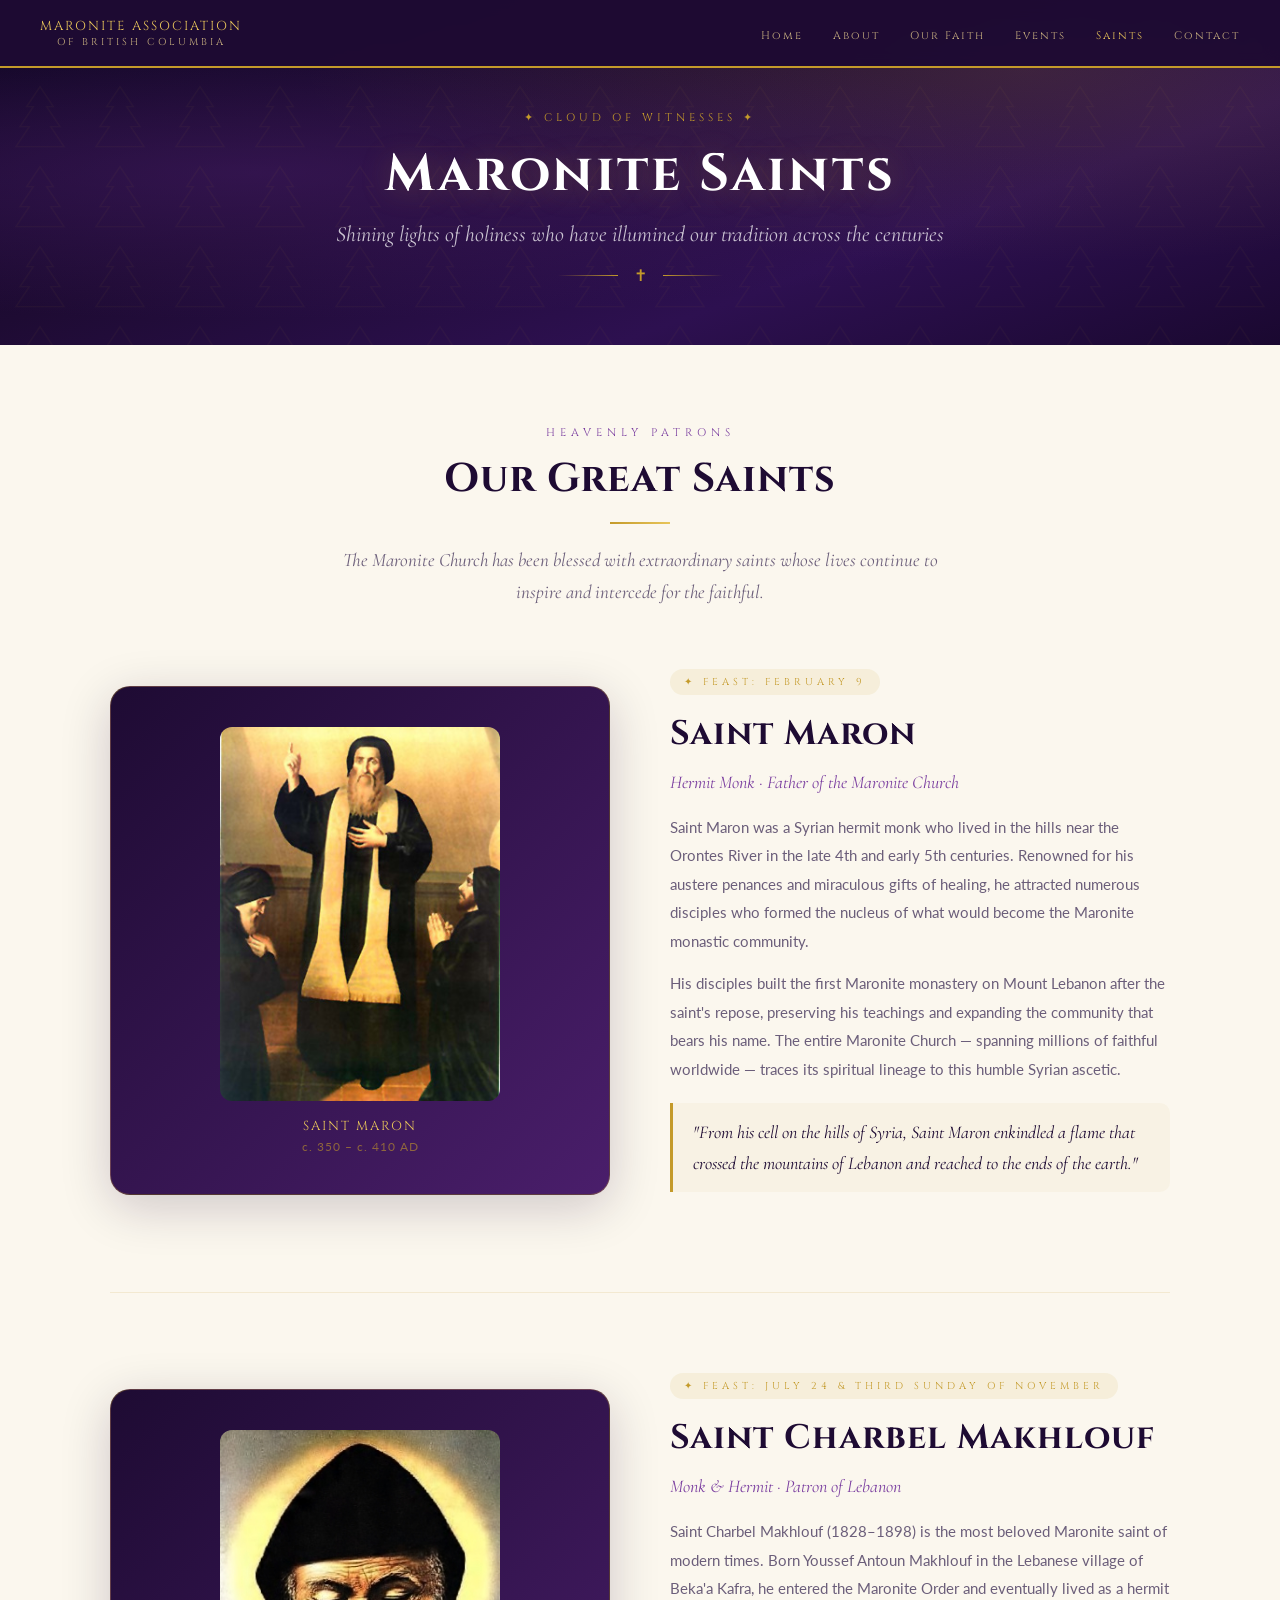
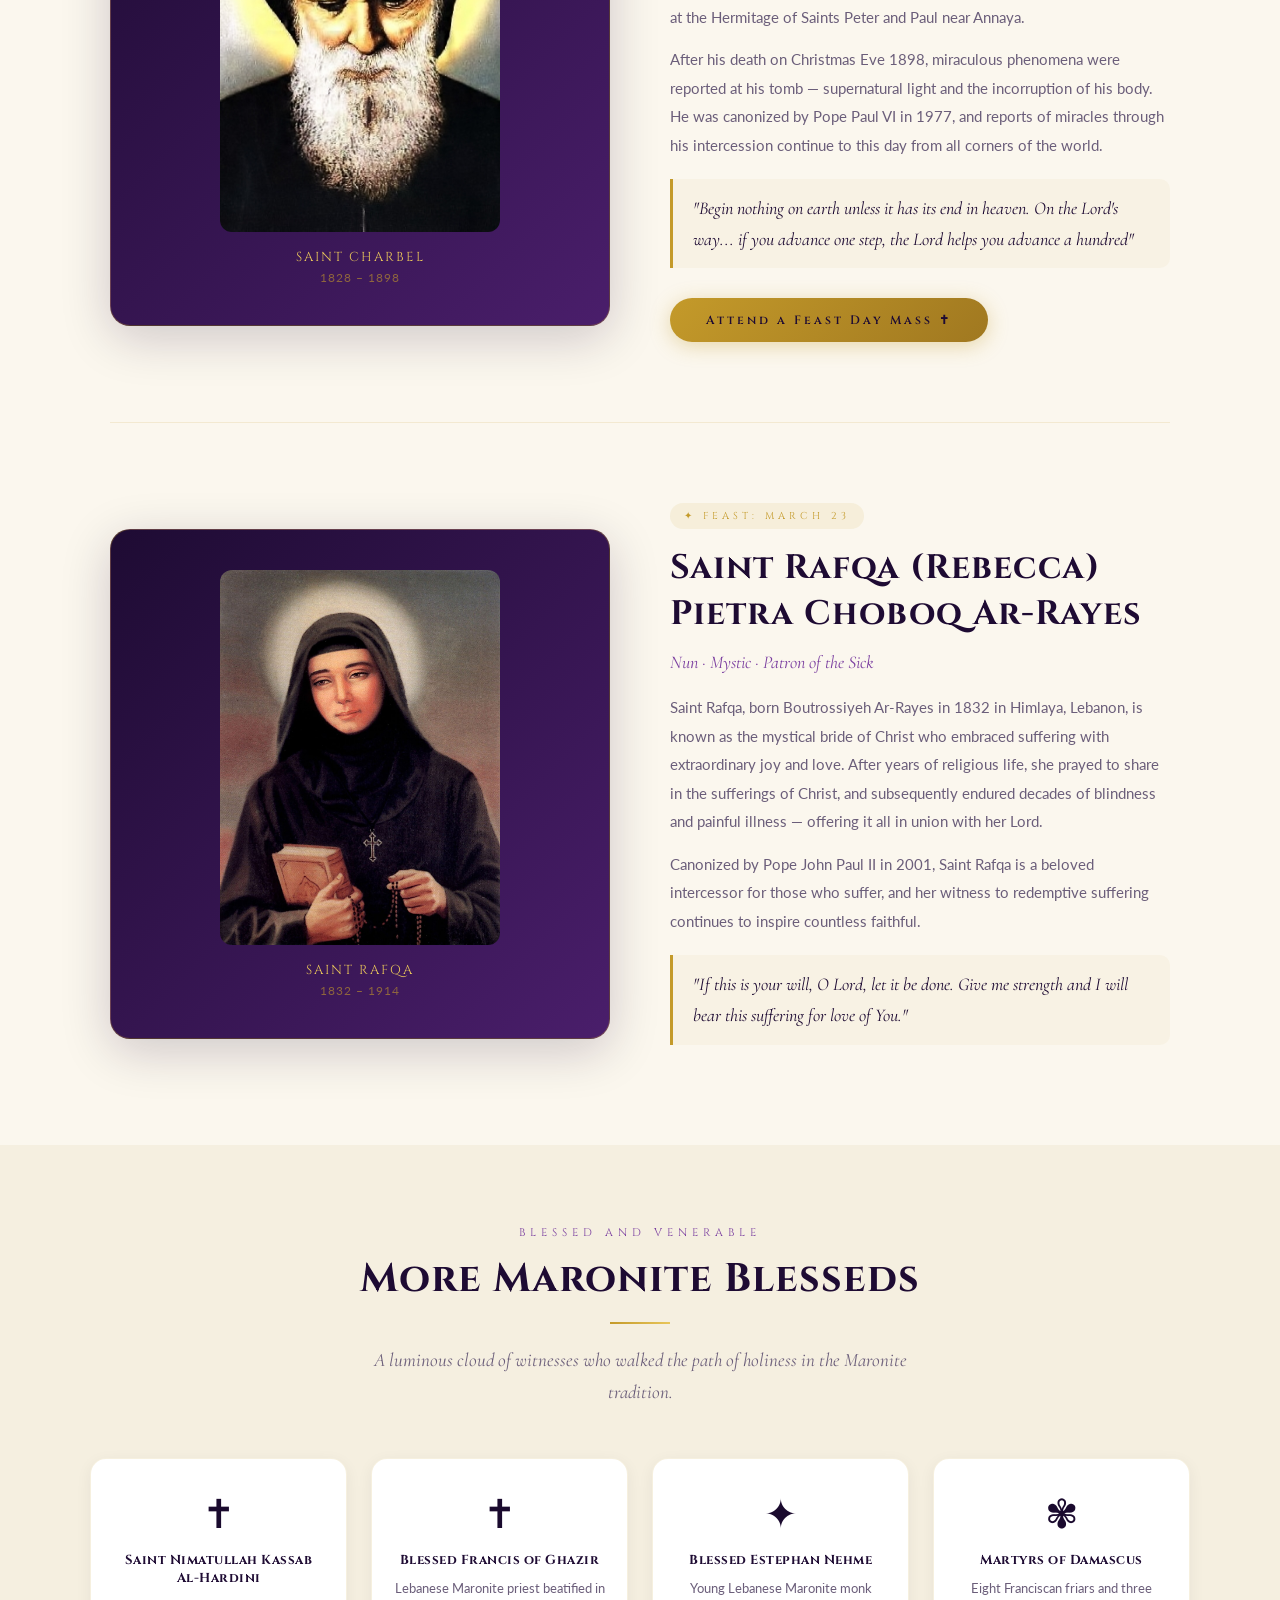
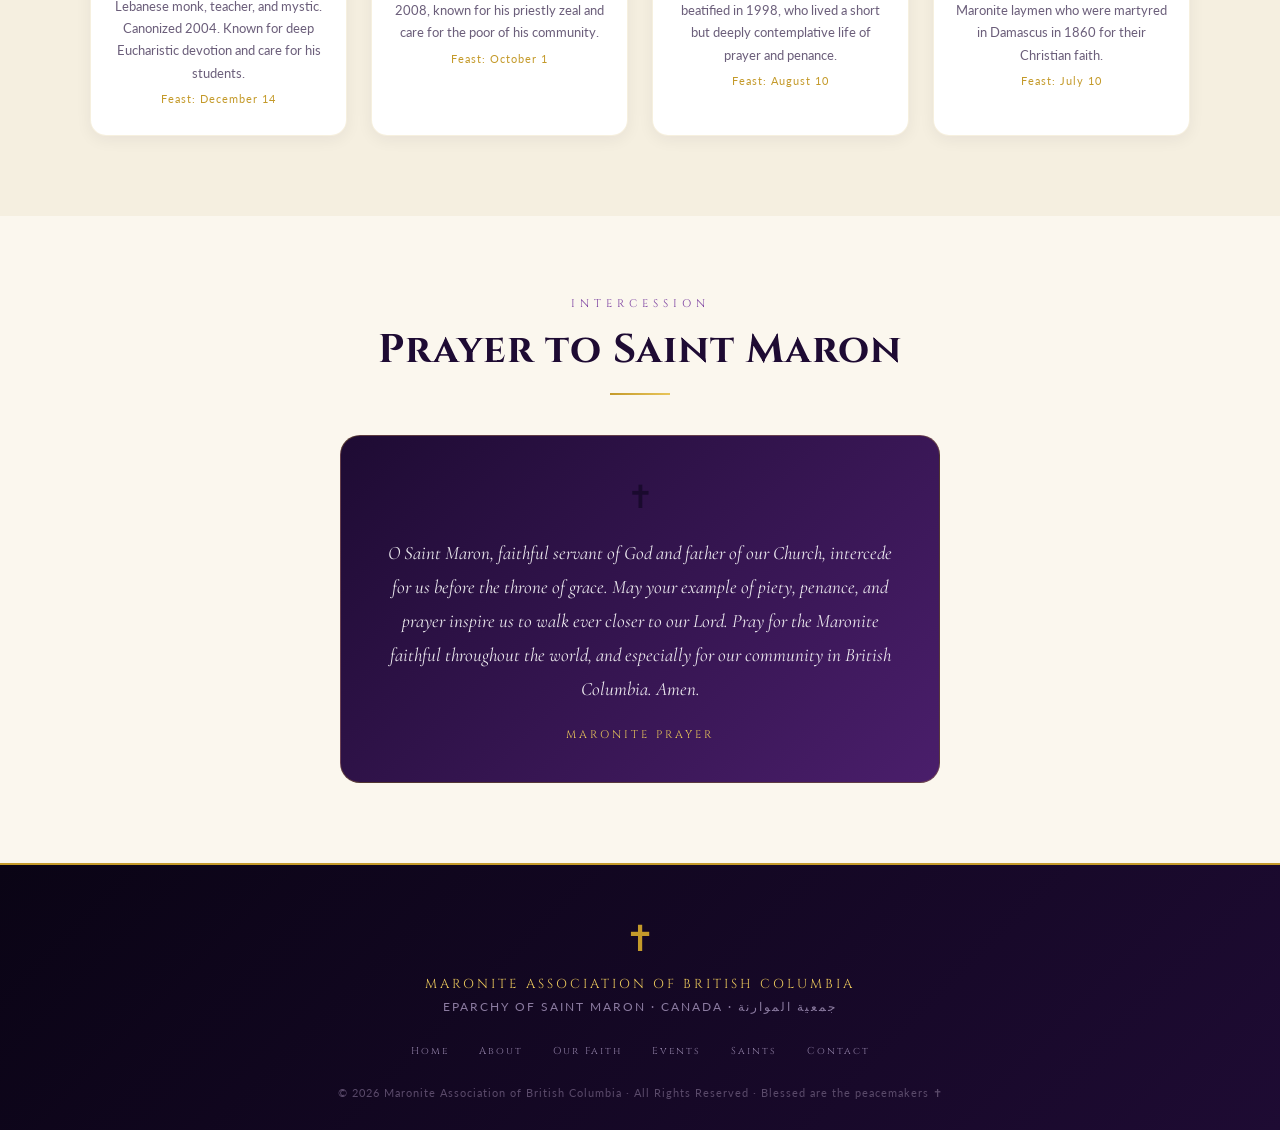
<file: saints.html>
<!DOCTYPE html>
<html lang="en">
<head>
<meta charset="UTF-8">
<meta name="viewport" content="width=device-width, initial-scale=1.0">
<title>Saints — Maronite Association of BC</title>
<link rel="preconnect" href="https://fonts.googleapis.com">
<link href="https://fonts.googleapis.com/css2?family=Cormorant+Garamond:ital,wght@0,400;0,600;0,700;1,400;1,600&family=Cinzel:wght@400;600;700&family=Lato:wght@300;400;700&display=swap" rel="stylesheet">
<link rel="stylesheet" href="style.css">
<style>
  .saint-feature {
    display: grid;
    grid-template-columns: 1fr 1fr;
    gap: 60px;
    align-items: center;
    margin-bottom: 80px;
    padding-bottom: 80px;
    border-bottom: 1px solid rgba(196,154,42,0.15);
  }
  .saint-feature:last-child { border-bottom: none; margin-bottom: 0; padding-bottom: 0; }
  .saint-feature.reverse { direction: rtl; }
  .saint-feature.reverse > * { direction: ltr; }

  .saint-img-wrap {
    position: relative;
  }
  .saint-img-box {
    background: linear-gradient(135deg, var(--deep), var(--purple));
    border-radius: 20px;
    padding: 40px 30px;
    text-align: center;
    border: 1px solid rgba(196,154,42,0.3);
    box-shadow: 0 12px 50px rgba(30,11,51,0.2);
  }
  .saint-img-box img {
    width: 100%;
    max-width: 280px;
    border-radius: 12px;
    margin: 0 auto;
    display: block;
  }
  .saint-img-box .saint-name-label {
    font-family: 'Cinzel', serif;
    font-size: 13px;
    color: var(--gold2);
    letter-spacing: 2px;
    margin-top: 16px;
  }
  .saint-img-box .saint-dates {
    font-size: 12px;
    color: rgba(196,154,42,0.6);
    letter-spacing: 1px;
    margin-top: 4px;
  }
  .saint-icon-box {
    background: linear-gradient(135deg, var(--deep), var(--purple));
    border-radius: 20px;
    padding: 60px 40px;
    text-align: center;
    border: 1px solid rgba(196,154,42,0.3);
    box-shadow: 0 12px 50px rgba(30,11,51,0.2);
  }
  .saint-icon { font-size: 80px; margin-bottom: 20px; }
  .saint-name-label {
    font-family: 'Cinzel', serif;
    font-size: 13px;
    color: var(--gold2);
    letter-spacing: 2px;
    margin-top: 16px;
  }
  .saint-dates {
    font-size: 12px;
    color: rgba(196,154,42,0.6);
    letter-spacing: 1px;
    margin-top: 4px;
  }

  .saint-content {}
  .saint-feast {
    font-family: 'Cinzel', serif;
    font-size: 10px;
    letter-spacing: 4px;
    color: var(--gold);
    background: rgba(196,154,42,0.1);
    padding: 6px 14px;
    border-radius: 20px;
    display: inline-block;
    margin-bottom: 16px;
  }
  .saint-title {
    font-family: 'Cinzel', serif;
    font-size: clamp(22px, 3vw, 34px);
    color: var(--deep);
    margin-bottom: 14px;
    letter-spacing: 1px;
  }
  .saint-subtitle {
    font-family: 'Cormorant Garamond', serif;
    font-size: 18px;
    font-style: italic;
    color: var(--mid);
    margin-bottom: 20px;
  }
  .saint-text {
    font-size: 15px;
    color: var(--grey);
    line-height: 1.9;
    margin-bottom: 14px;
  }
  .saint-quote {
    border-left: 3px solid var(--gold);
    padding: 14px 20px;
    margin: 20px 0;
    background: rgba(196,154,42,0.05);
    border-radius: 0 10px 10px 0;
  }
  .saint-quote p {
    font-family: 'Cormorant Garamond', serif;
    font-size: 18px;
    font-style: italic;
    color: var(--deep);
    line-height: 1.7;
  }

  .beatified-grid {
    display: grid;
    grid-template-columns: repeat(auto-fit, minmax(220px, 1fr));
    gap: 24px;
    margin-top: 50px;
  }
  .beatified-card {
    background: #fff;
    border-radius: 16px;
    padding: 30px 22px;
    text-align: center;
    border: 1px solid rgba(196,154,42,0.15);
    box-shadow: 0 4px 16px rgba(30,11,51,0.06);
    transition: transform 0.3s, box-shadow 0.3s;
  }
  .beatified-card:hover {
    transform: translateY(-6px);
    box-shadow: 0 10px 30px rgba(30,11,51,0.12);
  }
  .beatified-icon { font-size: 40px; margin-bottom: 14px; }
  .beatified-name {
    font-family: 'Cinzel', serif;
    font-size: 13px;
    color: var(--deep);
    margin-bottom: 8px;
    letter-spacing: 0.5px;
  }
  .beatified-desc { font-size: 13px; color: var(--grey); line-height: 1.7; }
  .beatified-feast { font-size: 11px; color: var(--gold); margin-top: 8px; letter-spacing: 1px; }

  @media (max-width: 768px) {
    .saint-feature { grid-template-columns: 1fr; gap: 30px; margin-bottom: 50px; padding-bottom: 50px; }
    .saint-feature.reverse { direction: ltr; }
    .saint-title { font-size: 22px; }
    .saint-text { font-size: 14px; }
    .saint-img-box, .saint-icon-box { padding: 24px 20px; }
    .saint-img-box img { max-width: 200px; }
    .beatified-grid { grid-template-columns: 1fr; }
  }
</style>
</head>
<body>

<!-- NAV -->
<nav>
  <div class="nav-logos">
    <div class="nav-title">MARONITE ASSOCIATION<span>OF BRITISH COLUMBIA</span></div>
  </div>
  <button class="hamburger" aria-label="Menu">
    <span></span><span></span><span></span>
  </button>
  <ul class="nav-links">
    <li><a href="index.html">Home</a></li>
    <li><a href="about.html">About</a></li>
    <li><a href="faith.html">Our Faith</a></li>
    <li><a href="events.html">Events</a></li>
    <li><a href="saints.html" class="active">Saints</a></li>
    <li><a href="contact.html">Contact</a></li>
  </ul>
</nav>

<!-- PAGE HERO -->
<div class="page-hero">
  <div class="page-hero-bg"></div>
  <div class="page-hero-pattern"></div>
  <div class="page-hero-content">
    <p class="page-hero-eyebrow">✦ CLOUD OF WITNESSES ✦</p>
    <h1 class="page-hero-title">Maronite Saints</h1>
    <p class="page-hero-sub">Shining lights of holiness who have illumined our tradition across the centuries</p>
    <div class="page-divider"><span>✝</span></div>
  </div>
</div>

<!-- MAIN SAINTS -->
<div class="content-section">
  <div style="text-align:center; margin-bottom:60px;">
    <p class="section-label">HEAVENLY PATRONS</p>
    <h2 class="section-title">Our Great Saints</h2>
    <div class="section-rule"></div>
    <p class="section-desc">The Maronite Church has been blessed with extraordinary saints whose lives continue to inspire and intercede for the faithful.</p>
  </div>

  <!-- Saint Maron -->
  <div class="saint-feature">
    <div class="saint-img-wrap reveal">
      <div class="saint-img-box">
        <img src="saint_maron.jpg" alt="Saint Maron">
        <p class="saint-name-label">SAINT MARON</p>
        <p class="saint-dates">c. 350 – c. 410 AD</p>
      </div>
    </div>
    <div class="saint-content reveal">
      <span class="saint-feast">✦ FEAST: FEBRUARY 9</span>
      <h2 class="saint-title">Saint Maron</h2>
      <p class="saint-subtitle">Hermit Monk · Father of the Maronite Church</p>
      <p class="saint-text">Saint Maron was a Syrian hermit monk who lived in the hills near the Orontes River in the late 4th and early 5th centuries. Renowned for his austere penances and miraculous gifts of healing, he attracted numerous disciples who formed the nucleus of what would become the Maronite monastic community.</p>
      <p class="saint-text">His disciples built the first Maronite monastery on Mount Lebanon after the saint's repose, preserving his teachings and expanding the community that bears his name. The entire Maronite Church — spanning millions of faithful worldwide — traces its spiritual lineage to this humble Syrian ascetic.</p>
      <div class="saint-quote">
        <p>"From his cell on the hills of Syria, Saint Maron enkindled a flame that crossed the mountains of Lebanon and reached to the ends of the earth."</p>
      </div>
    </div>
  </div>

  <!-- Saint Charbel -->
  <div class="saint-feature reverse">
    <div class="saint-content reveal">
      <span class="saint-feast">✦ FEAST: JULY 24 & THIRD SUNDAY OF NOVEMBER</span>
      <h2 class="saint-title">Saint Charbel Makhlouf</h2>
      <p class="saint-subtitle">Monk & Hermit · Patron of Lebanon</p>
      <p class="saint-text">Saint Charbel Makhlouf (1828–1898) is the most beloved Maronite saint of modern times. Born Youssef Antoun Makhlouf in the Lebanese village of Beka'a Kafra, he entered the Maronite Order and eventually lived as a hermit at the Hermitage of Saints Peter and Paul near Annaya.</p>
      <p class="saint-text">After his death on Christmas Eve 1898, miraculous phenomena were reported at his tomb — supernatural light and the incorruption of his body. He was canonized by Pope Paul VI in 1977, and reports of miracles through his intercession continue to this day from all corners of the world.</p>
      <div class="saint-quote">
        <p>"Begin nothing on earth unless it has its end in heaven. On the Lord's way... if you advance one step, the Lord helps you advance a hundred"</p>
      </div>
      <a href="events.html" class="btn-gold" style="margin-top:10px;">Attend a Feast Day Mass ✝</a>
    </div>
    <div class="saint-img-wrap reveal">
      <div class="saint-img-box">
        <img src="saint_charbel.jpg" alt="Saint Charbel Makhlouf">
        <p class="saint-name-label">SAINT CHARBEL</p>
        <p class="saint-dates">1828 – 1898</p>
      </div>
    </div>
  </div>

  <!-- Saint Rafqa -->
  <div class="saint-feature">
    <div class="saint-img-wrap reveal">
      <div class="saint-img-box">
        <img src="saint_rafqa.jpg" alt="Saint Rafqa">
        <p class="saint-name-label">SAINT RAFQA</p>
        <p class="saint-dates">1832 – 1914</p>
      </div>
    </div>
    <div class="saint-content reveal">
      <span class="saint-feast">✦ FEAST: MARCH 23</span>
      <h2 class="saint-title">Saint Rafqa (Rebecca) Pietra Choboq Ar-Rayes</h2>
      <p class="saint-subtitle">Nun · Mystic · Patron of the Sick</p>
      <p class="saint-text">Saint Rafqa, born Boutrossiyeh Ar-Rayes in 1832 in Himlaya, Lebanon, is known as the mystical bride of Christ who embraced suffering with extraordinary joy and love. After years of religious life, she prayed to share in the sufferings of Christ, and subsequently endured decades of blindness and painful illness — offering it all in union with her Lord.</p>
      <p class="saint-text">Canonized by Pope John Paul II in 2001, Saint Rafqa is a beloved intercessor for those who suffer, and her witness to redemptive suffering continues to inspire countless faithful.</p>
      <div class="saint-quote">
        <p>"If this is your will, O Lord, let it be done. Give me strength and I will bear this suffering for love of You."</p>
      </div>
    </div>
  </div>
</div>

<!-- OTHER BLESSED -->
<div style="background:var(--offwhite); padding: 80px 20px;">
  <div style="max-width:1100px; margin:0 auto; text-align:center;">
    <p class="section-label">BLESSED AND VENERABLE</p>
    <h2 class="section-title">More Maronite Blesseds</h2>
    <div class="section-rule"></div>
    <p class="section-desc">A luminous cloud of witnesses who walked the path of holiness in the Maronite tradition.</p>
    <div class="beatified-grid">
      <div class="beatified-card reveal">
        <div class="beatified-icon">✝</div>
        <h3 class="beatified-name">Saint Nimatullah Kassab Al-Hardini</h3>
        <p class="beatified-desc">Lebanese monk, teacher, and mystic. Canonized 2004. Known for deep Eucharistic devotion and care for his students.</p>
        <p class="beatified-feast">Feast: December 14</p>
      </div>
      <div class="beatified-card reveal">
        <div class="beatified-icon">✝</div>
        <h3 class="beatified-name">Blessed Francis of Ghazir</h3>
        <p class="beatified-desc">Lebanese Maronite priest beatified in 2008, known for his priestly zeal and care for the poor of his community.</p>
        <p class="beatified-feast">Feast: October 1</p>
      </div>
      <div class="beatified-card reveal">
        <div class="beatified-icon">✦</div>
        <h3 class="beatified-name">Blessed Estephan Nehme</h3>
        <p class="beatified-desc">Young Lebanese Maronite monk beatified in 1998, who lived a short but deeply contemplative life of prayer and penance.</p>
        <p class="beatified-feast">Feast: August 10</p>
      </div>
      <div class="beatified-card reveal">
        <div class="beatified-icon">✾</div>
        <h3 class="beatified-name">Martyrs of Damascus</h3>
        <p class="beatified-desc">Eight Franciscan friars and three Maronite laymen who were martyred in Damascus in 1860 for their Christian faith.</p>
        <p class="beatified-feast">Feast: July 10</p>
      </div>
    </div>
  </div>
</div>

<!-- PRAYER SECTION -->
<div class="content-section" style="text-align:center;">
  <p class="section-label">INTERCESSION</p>
  <h2 class="section-title">Prayer to Saint Maron</h2>
  <div class="section-rule"></div>
  <div style="max-width:600px; margin:40px auto 0; background:linear-gradient(135deg, var(--deep), var(--purple)); border-radius:20px; padding:40px; border:1px solid rgba(196,154,42,0.3);">
    <div style="font-size:32px; margin-bottom:20px;">✝</div>
    <p style="font-family:'Cormorant Garamond', serif; font-size:19px; font-style:italic; color:rgba(255,255,255,0.9); line-height:1.8; margin-bottom:20px;">O Saint Maron, faithful servant of God and father of our Church, intercede for us before the throne of grace. May your example of piety, penance, and prayer inspire us to walk ever closer to our Lord. Pray for the Maronite faithful throughout the world, and especially for our community in British Columbia. Amen.</p>
    <p style="font-family:'Cinzel', serif; font-size:11px; letter-spacing:3px; color:var(--gold2);">MARONITE PRAYER</p>
  </div>
</div>

<!-- FOOTER -->
<footer>
  <div class="footer-cross">✝</div>
  <p class="footer-title">MARONITE ASSOCIATION OF BRITISH COLUMBIA</p>
  <p class="footer-sub">EPARCHY OF SAINT MARON · CANADA · جمعية الموارنة</p>
  <ul class="footer-links">
    <li><a href="index.html">Home</a></li>
    <li><a href="about.html">About</a></li>
    <li><a href="faith.html">Our Faith</a></li>
    <li><a href="events.html">Events</a></li>
    <li><a href="saints.html">Saints</a></li>
    <li><a href="contact.html">Contact</a></li>
  </ul>
  <p class="footer-bottom">© 2026 Maronite Association of British Columbia · All Rights Reserved · Blessed are the peacemakers ✝</p>
</footer>

<script src="main.js"></script>
</body>
</html>
</file>
<file: style.css>
/* ── MARONITE ASSOCIATION OF BC — SHARED STYLES ── */
*, *::before, *::after { box-sizing: border-box; margin: 0; padding: 0; }

:root {
  --deep:    #1E0B33;
  --purple:  #4A1E6B;
  --mid:     #7B3FA0;
  --gold:    #C49A2A;
  --gold2:   #E8C55A;
  --cream:   #FBF7EE;
  --offwhite:#F5EFE0;
  --text:    #1A0A2E;
  --grey:    #6B5E7A;
}

html { scroll-behavior: smooth; }

body {
  font-family: 'Lato', sans-serif;
  background: var(--cream);
  color: var(--text);
  overflow-x: hidden;
}

/* ── NAV ── */
nav {
  position: fixed; top: 0; width: 100%; z-index: 100;
  background: rgba(30, 11, 51, 0.97);
  -webkit-backdrop-filter: blur(8px);
  backdrop-filter: blur(8px);
  border-bottom: 2px solid var(--gold);
  display: -webkit-flex;
  display: flex;
  -webkit-align-items: center;
  align-items: center;
  -webkit-justify-content: space-between;
  justify-content: space-between;
  padding: 0 40px;
  height: 68px;
}
.nav-logos { display: -webkit-flex; display: flex; -webkit-align-items: center; align-items: center; gap: 14px; }
.nav-logos img { height: 46px; width: auto; }
.nav-title {
  font-family: 'Cinzel', serif;
  color: var(--gold2);
  font-size: 13px;
  letter-spacing: 2px;
  text-align: center;
  line-height: 1.4;
}
.nav-title span { display: block; font-size: 10px; color: #C8B080; letter-spacing: 3px; }
.nav-links {
  display: -webkit-flex; display: flex; gap: 30px; list-style: none;
}
.nav-links a {
  font-family: 'Cinzel', serif;
  color: #C8B080;
  text-decoration: none;
  font-size: 11px;
  letter-spacing: 2px;
  transition: color 0.3s;
}
.nav-links a:hover,
.nav-links a.active { color: var(--gold2); }

.hamburger {
  display: none;
  -webkit-flex-direction: column;
  flex-direction: column;
  gap: 5px;
  cursor: pointer;
  background: none;
  border: none;
  padding: 6px;
}
.hamburger span {
  display: block;
  width: 24px; height: 2px;
  background: var(--gold2);
  transition: all 0.3s;
}

/* ── PAGE HERO (sub-pages) ── */
.page-hero {
  min-height: 340px;
  display: -webkit-flex;
  display: flex;
  -webkit-flex-direction: column;
  flex-direction: column;
  -webkit-align-items: center;
  align-items: center;
  -webkit-justify-content: center;
  justify-content: center;
  text-align: center;
  padding: 110px 20px 60px;
  position: relative;
  overflow: hidden;
}
.page-hero-bg {
  position: absolute;
  top: 0; right: 0; bottom: 0; left: 0;
  background:
    radial-gradient(ellipse at 20% 50%, rgba(74,30,107,0.5) 0%, transparent 60%),
    radial-gradient(ellipse at 80% 20%, rgba(196,154,42,0.15) 0%, transparent 50%),
    linear-gradient(160deg, #0D0520 0%, #1E0B33 40%, #2D1050 70%, #1A0830 100%);
}
.page-hero-pattern {
  position: absolute;
  top: 0; right: 0; bottom: 0; left: 0;
  background-image: url("data:image/svg+xml,%3Csvg width='60' height='60' viewBox='0 0 60 60' xmlns='http://www.w3.org/2000/svg'%3E%3Cpath d='M30 5 L20 20 L25 20 L15 35 L22 35 L12 50 L48 50 L38 35 L45 35 L35 20 L40 20 Z' fill='none' stroke='rgba(196,154,42,0.08)' stroke-width='1'/%3E%3C/svg%3E");
  background-size: 80px 80px;
  opacity: 0.6;
}
.page-hero-content { position: relative; z-index: 1; }
.page-hero-eyebrow {
  font-family: 'Cinzel', serif;
  font-size: 11px;
  letter-spacing: 4px;
  color: var(--gold);
  margin-bottom: 14px;
}
.page-hero-title {
  font-family: 'Cinzel', serif;
  font-size: clamp(28px, 5vw, 52px);
  font-weight: 700;
  color: #fff;
  letter-spacing: 3px;
  text-shadow: 0 2px 30px rgba(196,154,42,0.3);
  margin-bottom: 12px;
}
.page-hero-sub {
  font-family: 'Cormorant Garamond', serif;
  font-size: clamp(16px, 2.2vw, 22px);
  font-style: italic;
  color: rgba(255,255,255,0.75);
}
.page-divider {
  display: -webkit-flex;
  display: flex;
  -webkit-align-items: center;
  align-items: center;
  gap: 16px;
  margin: 18px auto 0;
  width: -webkit-fit-content;
  width: fit-content;
}
.page-divider::before, .page-divider::after {
  content: '';
  width: 60px; height: 1px;
  background: linear-gradient(to right, transparent, var(--gold));
}
.page-divider::after { background: linear-gradient(to left, transparent, var(--gold)); }
.page-divider span { color: var(--gold); font-size: 16px; }

/* ── SECTION SHARED ── */
.section-label {
  font-family: 'Cinzel', serif;
  font-size: 11px;
  letter-spacing: 5px;
  color: var(--mid);
  margin-bottom: 12px;
}
.section-title {
  font-family: 'Cinzel', serif;
  font-size: clamp(24px, 3.5vw, 40px);
  font-weight: 700;
  color: var(--deep);
  margin-bottom: 16px;
  letter-spacing: 1px;
}
.section-rule {
  width: 60px; height: 2px;
  background: linear-gradient(to right, var(--gold), var(--gold2));
  margin: 0 auto 20px;
}
.section-desc {
  font-family: 'Cormorant Garamond', serif;
  font-size: 19px;
  font-style: italic;
  color: var(--grey);
  max-width: 600px;
  margin: 0 auto;
  line-height: 1.7;
}

/* ── CONTENT PAGE WRAPPER ── */
.content-section {
  padding: 80px 20px;
  max-width: 1100px;
  margin: 0 auto;
}
.content-section.alt-bg {
  background: var(--offwhite);
  max-width: 100%;
  padding: 80px 20px;
}
.content-section.alt-bg .inner {
  max-width: 1100px;
  margin: 0 auto;
}

/* ── CARD GRID ── */
.card-grid {
  display: grid;
  grid-template-columns: repeat(auto-fit, minmax(280px, 1fr));
  gap: 30px;
  margin-top: 50px;
}
.card {
  background: #fff;
  border-radius: 16px;
  overflow: hidden;
  box-shadow: 0 4px 20px rgba(30,11,51,0.08);
  border: 1px solid rgba(196,154,42,0.15);
  transition: transform 0.3s, box-shadow 0.3s;
}
.card:hover {
  transform: translateY(-6px);
  box-shadow: 0 12px 40px rgba(30,11,51,0.14);
}
.card-img {
  width: 100%; height: 200px;
  object-fit: cover;
}
.card-body { padding: 24px; }
.card-tag {
  font-family: 'Cinzel', serif;
  font-size: 9px;
  letter-spacing: 3px;
  color: var(--gold);
  background: rgba(196,154,42,0.1);
  padding: 4px 10px;
  border-radius: 20px;
  display: inline-block;
  margin-bottom: 12px;
}
.card-title {
  font-family: 'Cinzel', serif;
  font-size: 16px;
  color: var(--deep);
  margin-bottom: 10px;
}
.card-text {
  font-size: 14px;
  color: var(--grey);
  line-height: 1.7;
}

/* ── GOLD BUTTON ── */
.btn-gold {
  display: -webkit-inline-flex;
  display: inline-flex;
  -webkit-align-items: center;
  align-items: center;
  gap: 10px;
  padding: 14px 36px;
  background: linear-gradient(135deg, var(--gold), #A07820);
  color: var(--deep);
  font-family: 'Cinzel', serif;
  font-size: 12px;
  font-weight: 600;
  letter-spacing: 3px;
  border: none;
  border-radius: 40px;
  text-decoration: none;
  cursor: pointer;
  -webkit-transition: all 0.3s;
  transition: all 0.3s;
  box-shadow: 0 4px 20px rgba(196,154,42,0.35);
}
.btn-gold:hover {
  transform: translateY(-2px);
  box-shadow: 0 8px 30px rgba(196,154,42,0.5);
}

/* ── OUTLINE BUTTON ── */
.btn-outline {
  display: -webkit-inline-flex;
  display: inline-flex;
  -webkit-align-items: center;
  align-items: center;
  gap: 10px;
  padding: 13px 34px;
  background: transparent;
  color: var(--gold2);
  font-family: 'Cinzel', serif;
  font-size: 12px;
  font-weight: 600;
  letter-spacing: 3px;
  border: 1px solid rgba(196,154,42,0.5);
  border-radius: 40px;
  text-decoration: none;
  cursor: pointer;
  -webkit-transition: all 0.3s;
  transition: all 0.3s;
}
.btn-outline:hover {
  background: rgba(196,154,42,0.1);
  border-color: var(--gold2);
}

/* ── FOOTER ── */
footer {
  background: linear-gradient(135deg, #0A0415 0%, #1E0B33 100%);
  border-top: 2px solid var(--gold);
  padding: 50px 20px 30px;
  text-align: center;
}
.footer-cross { font-size: 36px; color: var(--gold); margin-bottom: 16px; }
.footer-title {
  font-family: 'Cinzel', serif;
  font-size: 13px;
  letter-spacing: 3px;
  color: var(--gold2);
  margin-bottom: 6px;
}
.footer-sub {
  font-size: 12px;
  color: #8B7BA0;
  letter-spacing: 2px;
  margin-bottom: 24px;
}
.footer-links {
  display: -webkit-flex;
  display: flex;
  -webkit-justify-content: center;
  justify-content: center;
  gap: 30px;
  list-style: none;
  -webkit-flex-wrap: wrap;
  flex-wrap: wrap;
  margin-bottom: 28px;
}
.footer-links a {
  font-family: 'Cinzel', serif;
  font-size: 10px;
  letter-spacing: 2px;
  color: #8B7BA0;
  text-decoration: none;
  transition: color 0.3s;
}
.footer-links a:hover { color: var(--gold2); }
.footer-bottom {
  font-size: 11px;
  color: #5A4A6A;
  letter-spacing: 1px;
}

/* ── REVEAL ANIMATION ── */
.reveal {
  opacity: 0;
  -webkit-transform: translateY(30px);
  transform: translateY(30px);
  -webkit-transition: opacity 0.7s ease, -webkit-transform 0.7s ease;
  transition: opacity 0.7s ease, transform 0.7s ease;
}
.reveal.visible {
  opacity: 1;
  -webkit-transform: translateY(0);
  transform: translateY(0);
}

/* ── RESPONSIVE ── */
@media (max-width: 768px) {
  nav { padding: 0 16px; height: 60px; }
  .nav-links {
    display: none; -webkit-flex-direction: column; flex-direction: column;
    position: absolute; top: 60px; left: 0; right: 0;
    background: rgba(10,4,21,0.98);
    padding: 20px 24px; gap: 18px;
    border-bottom: 1px solid var(--gold);
    z-index: 200;
  }
  .nav-links.open { display: -webkit-flex; display: flex; }
  .hamburger { display: -webkit-flex; display: flex; }
  .nav-title { font-size: 9px; letter-spacing: 1px; }
  .nav-title span { font-size: 8px; }
  .content-section { padding: 50px 16px; }
  .card-grid { grid-template-columns: 1fr; }

  /* Page hero */
  .page-hero { padding: 90px 16px 50px; min-height: 280px; }
  .page-hero-title { font-size: 28px; }
  .page-hero-sub { font-size: 15px; }

  /* Section */
  .section-title { font-size: 22px; }
  .section-desc { font-size: 16px; }

  /* Buttons */
  .btn-gold, .btn-outline { padding: 12px 26px; font-size: 11px; letter-spacing: 2px; }
}

@media (max-width: 480px) {
  .page-hero-title { font-size: 24px; letter-spacing: 1px; }
  .page-hero-eyebrow { font-size: 9px; letter-spacing: 2px; }
  .section-title { font-size: 20px; }
}
</file>
